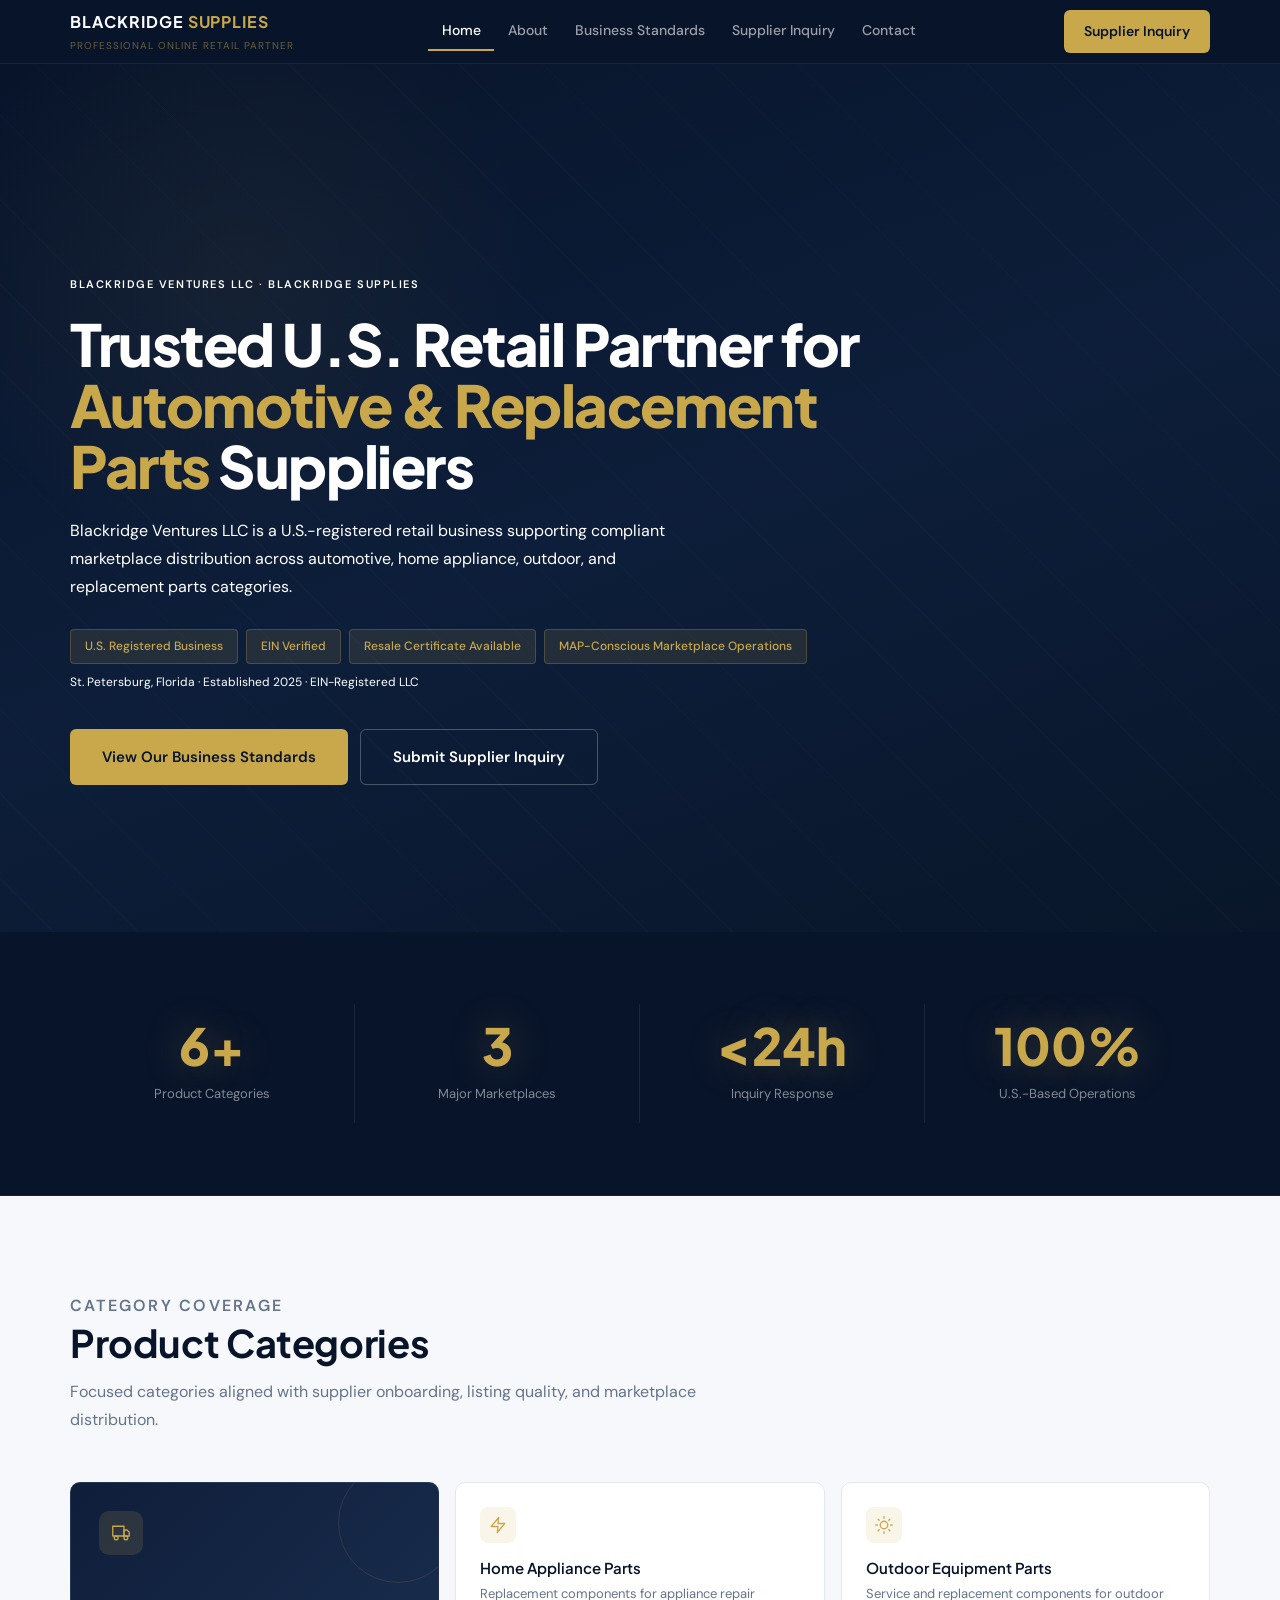
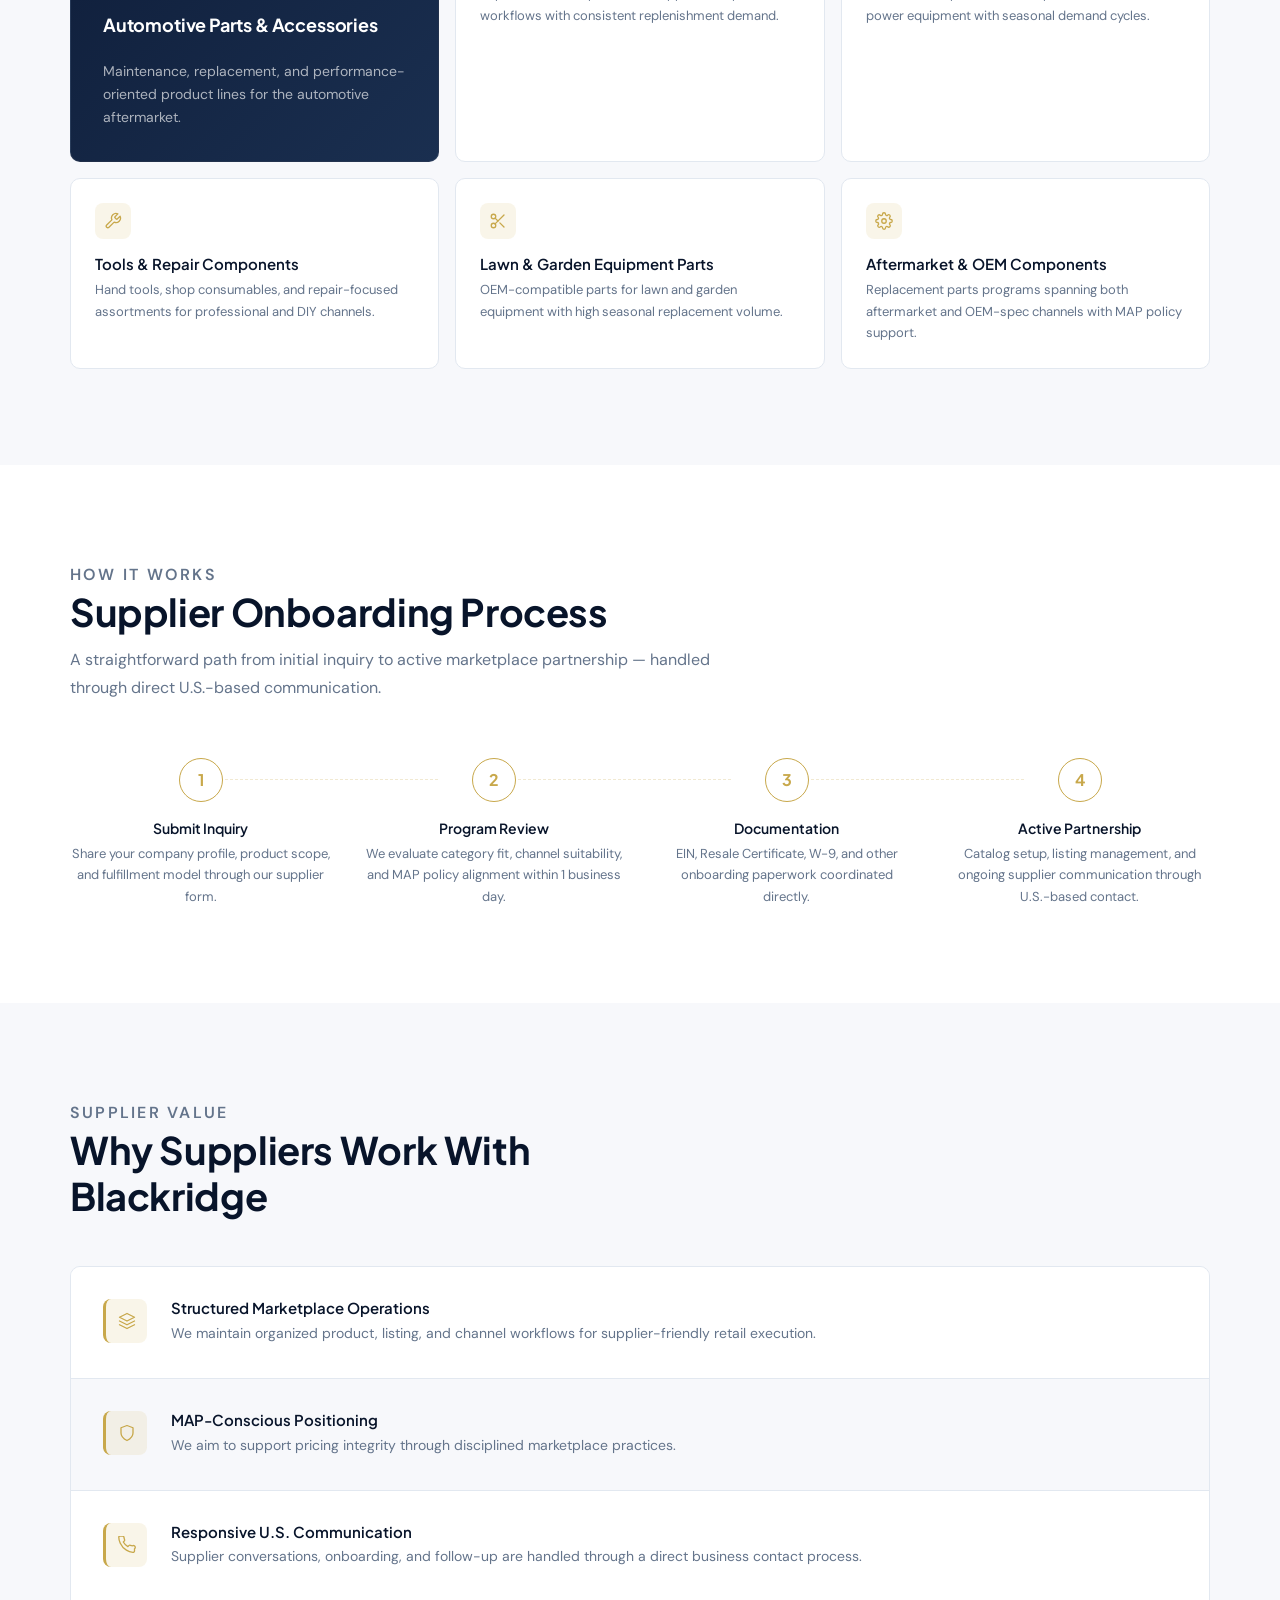
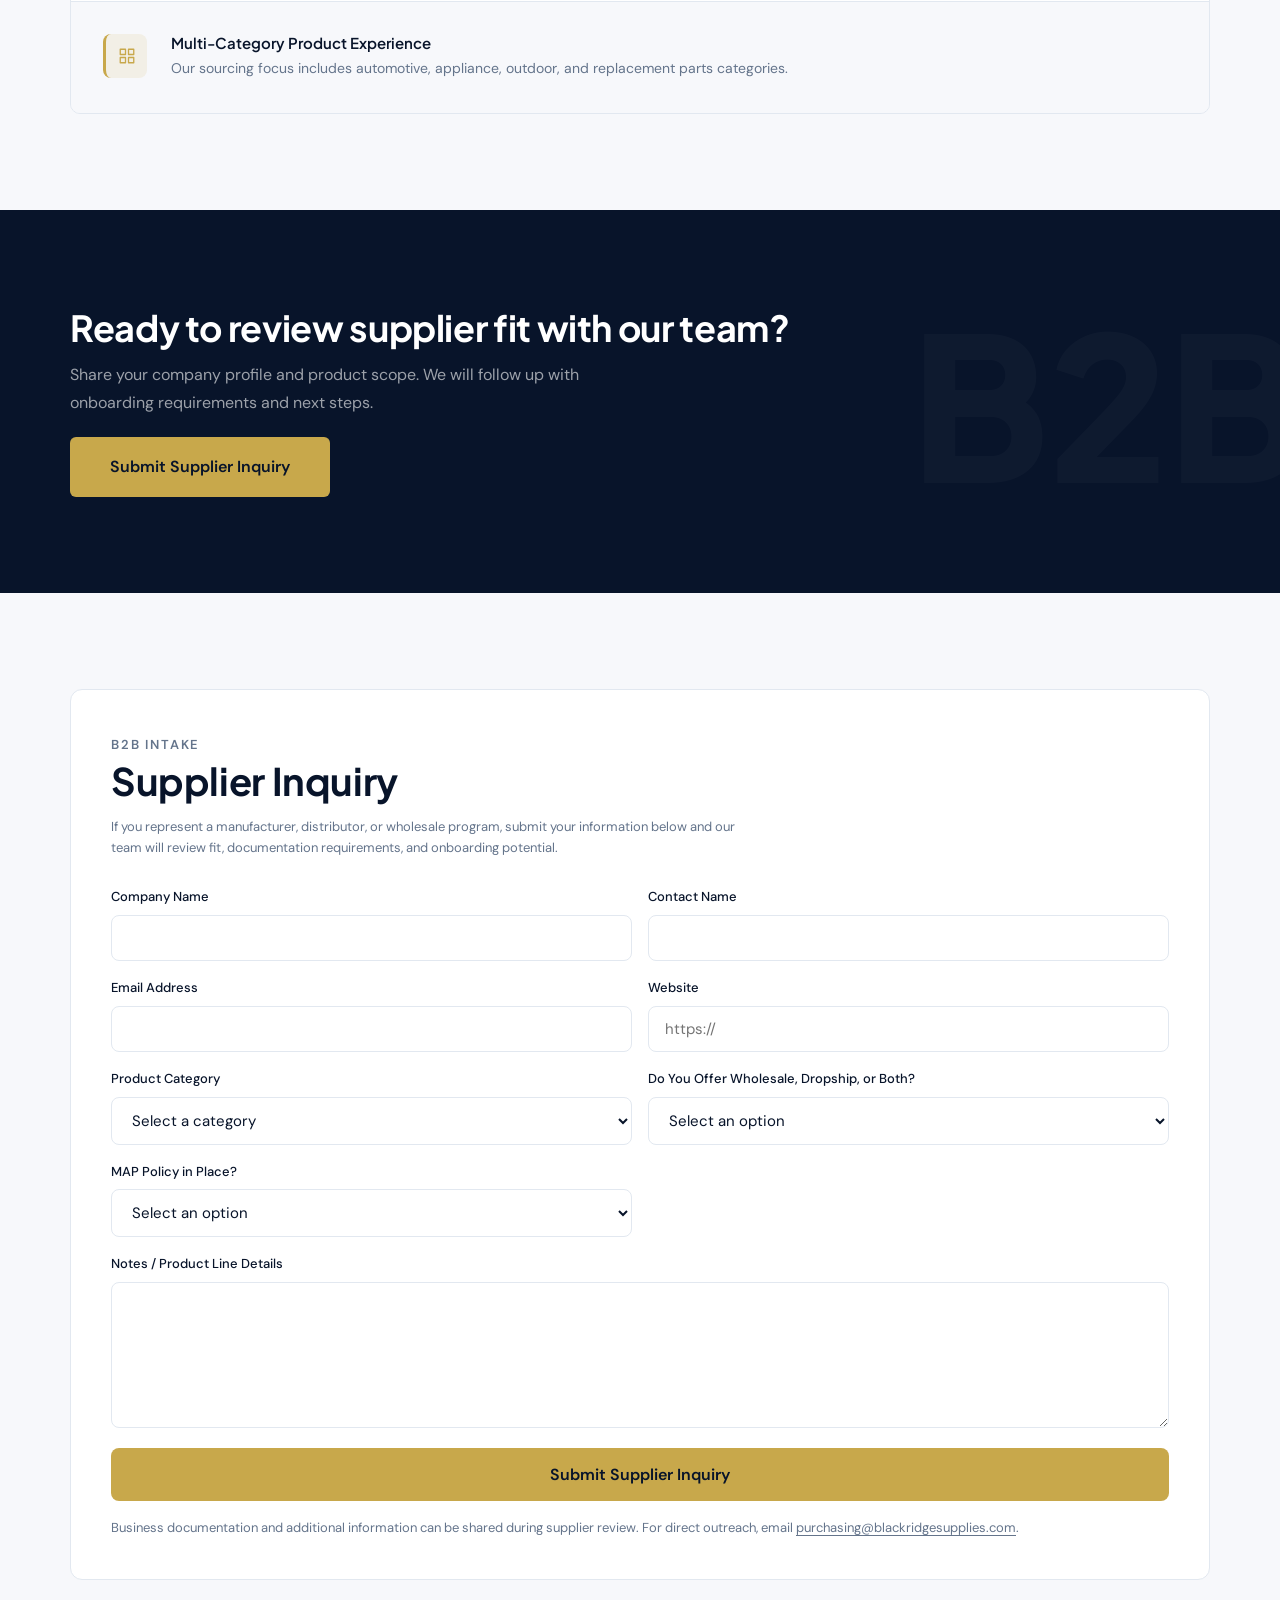
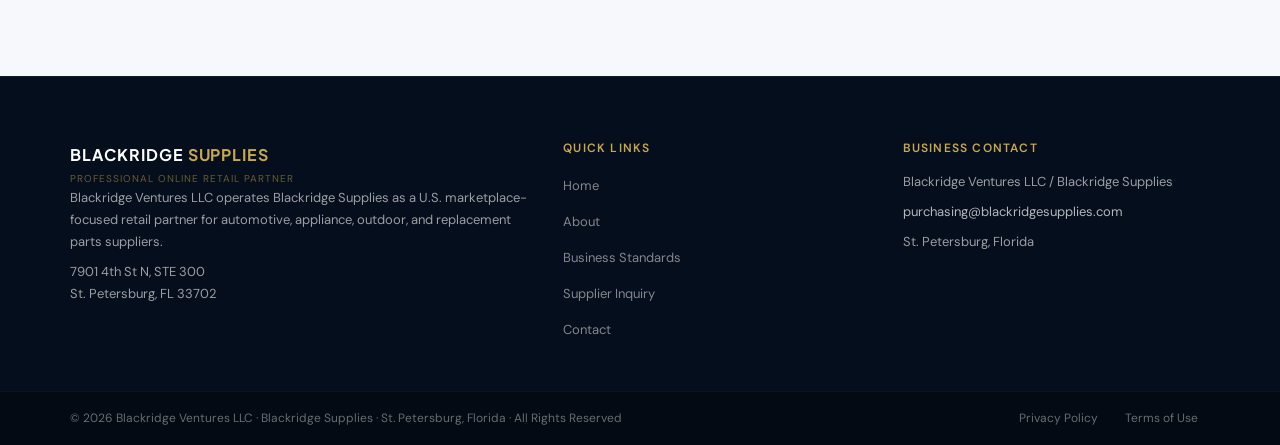
<file: index.html>
<!DOCTYPE html>
<html lang="en">
<head>
  <meta charset="UTF-8">
  <meta name="viewport" content="width=device-width, initial-scale=1.0">
  <title>Blackridge Supplies | Supplier Partnerships</title>
  <meta name="description" content="Blackridge Ventures LLC is a U.S.-registered retail business and marketplace partner for automotive, appliance, outdoor, and replacement parts suppliers.">
  <meta name="theme-color" content="#08142A">
  <meta property="og:type" content="website">
  <meta property="og:title" content="Blackridge Supplies | Supplier Partnerships">
  <meta property="og:description" content="Blackridge Ventures LLC is a U.S.-registered retail business and marketplace partner for automotive, appliance, outdoor, and replacement parts suppliers.">
  <meta property="og:url" content="https://blackridgesupplies.com/">
  <meta property="og:image" content="https://blackridgesupplies.com/og-image.png">
  <meta name="twitter:card" content="summary">
  <meta name="twitter:title" content="Blackridge Supplies | Supplier Partnerships">
  <meta name="twitter:description" content="Blackridge Ventures LLC is a U.S.-registered retail business and marketplace partner for automotive, appliance, outdoor, and replacement parts suppliers.">
  <meta name="twitter:image" content="https://blackridgesupplies.com/og-image.png">
  <link rel="canonical" href="https://blackridgesupplies.com/">
  <link rel="icon" type="image/svg+xml" href="favicon.svg">
  <link rel="preconnect" href="https://fonts.googleapis.com">
  <link rel="preconnect" href="https://fonts.gstatic.com" crossorigin>
  <link href="https://fonts.googleapis.com/css2?family=Plus+Jakarta+Sans:wght@600;700;800&family=DM+Sans:wght@400;500&display=swap" rel="stylesheet">
  <link rel="stylesheet" href="css/styles.css">
</head>
<body>
  <header class="site-header">
    <div class="container nav-wrap">
      <a class="logo" href="index.html" aria-label="Blackridge Supplies Home">
        <span class="logo-main">BLACKRIDGE <span class="logo-accent">SUPPLIES</span></span>
        <span class="logo-subtitle">Professional Online Retail Partner</span>
      </a>
      <nav class="main-nav" aria-label="Primary">
        <ul>
          <li><a class="active" href="index.html">Home</a></li>
          <li><a href="about.html">About</a></li>
          <li><a href="#business-standards">Business Standards</a></li>
          <li><a href="#supplier-inquiry">Supplier Inquiry</a></li>
          <li><a href="contact.html">Contact</a></li>
        </ul>
      </nav>
      <a class="btn btn-gold inquiry-btn" href="#supplier-inquiry">Supplier Inquiry</a>
      <button class="mobile-nav-toggle" type="button" aria-expanded="false" aria-label="Open navigation menu" aria-controls="mobile-menu">
        <span></span>
        <span></span>
        <span></span>
      </button>
    </div>
    <div class="container mobile-menu-wrap">
      <nav id="mobile-menu" class="mobile-menu" aria-label="Mobile Navigation" hidden>
        <ul>
          <li><a href="index.html">Home</a></li>
          <li><a href="about.html">About</a></li>
          <li><a href="#business-standards">Business Standards</a></li>
          <li><a href="#supplier-inquiry">Supplier Inquiry</a></li>
          <li><a href="contact.html">Contact</a></li>
        </ul>
        <a class="btn btn-gold mobile-menu-cta" href="#supplier-inquiry">Submit Supplier Inquiry</a>
      </nav>
    </div>
  </header>

  <main>
    <section class="hero hero-home">
      <div class="hero-glow" aria-hidden="true"></div>
      <div class="container">
        <p class="eyebrow">Blackridge Ventures LLC &middot; Blackridge Supplies</p>
        <h1>Trusted U.S. Retail Partner for <span class="text-gold">Automotive &amp; Replacement Parts</span> Suppliers</h1>
        <p class="hero-subheadline">
          Blackridge Ventures LLC is a U.S.-registered retail business supporting compliant marketplace distribution across automotive, home appliance, outdoor, and replacement parts categories.
        </p>
        <ul class="trust-pills" aria-label="Business trust signals">
          <li>U.S. Registered Business</li>
          <li>EIN Verified</li>
          <li>Resale Certificate Available</li>
          <li>MAP-Conscious Marketplace Operations</li>
        </ul>
        <p class="hero-location">St. Petersburg, Florida &middot; Established 2025 &middot; EIN-Registered LLC</p>
        <div class="hero-actions">
          <a class="btn btn-gold" href="#business-standards">View Our Business Standards</a>
          <a class="btn btn-light" href="#supplier-inquiry">Submit Supplier Inquiry</a>
        </div>
      </div>
    </section>

    <section class="stats-block">
      <div class="container">
        <div class="stats-grid">
          <div class="stat-item">
            <span class="stat-number">6+</span>
            <span class="stat-label">Product Categories</span>
          </div>
          <div class="stat-item">
            <span class="stat-number">3</span>
            <span class="stat-label">Major Marketplaces</span>
          </div>
          <div class="stat-item">
            <span class="stat-number">&lt;24h</span>
            <span class="stat-label">Inquiry Response</span>
          </div>
          <div class="stat-item">
            <span class="stat-number">100%</span>
            <span class="stat-label">U.S.-Based Operations</span>
          </div>
        </div>
      </div>
    </section>

    <section class="section section-muted">
      <div class="container">
        <div class="section-heading">
          <p class="section-tag">Category Coverage</p>
          <h2>Product Categories</h2>
          <p>Focused categories aligned with supplier onboarding, listing quality, and marketplace distribution.</p>
        </div>
        <div class="category-editorial">
          <article class="category-featured">
            <div class="card-icon" aria-hidden="true"><svg viewBox="0 0 24 24"><rect x="1" y="3" width="15" height="13"/><polygon points="16 8 20 8 23 11 23 16 16 16 16 8"/><circle cx="5.5" cy="18.5" r="2.5"/><circle cx="18.5" cy="18.5" r="2.5"/></svg></div>
            <h3>Automotive Parts &amp; Accessories</h3>
            <p>Maintenance, replacement, and performance-oriented product lines for the automotive aftermarket.</p>
          </article>
          <article class="card category-card">
            <div class="card-icon" aria-hidden="true"><svg viewBox="0 0 24 24"><polygon points="13 2 3 14 12 14 11 22 21 10 12 10 13 2"/></svg></div>
            <h3>Home Appliance Parts</h3>
            <p>Replacement components for appliance repair workflows with consistent replenishment demand.</p>
          </article>
          <article class="card category-card">
            <div class="card-icon" aria-hidden="true"><svg viewBox="0 0 24 24"><circle cx="12" cy="12" r="5"/><line x1="12" y1="1" x2="12" y2="3"/><line x1="12" y1="21" x2="12" y2="23"/><line x1="4.22" y1="4.22" x2="5.64" y2="5.64"/><line x1="18.36" y1="18.36" x2="19.78" y2="19.78"/><line x1="1" y1="12" x2="3" y2="12"/><line x1="21" y1="12" x2="23" y2="12"/><line x1="4.22" y1="19.78" x2="5.64" y2="18.36"/><line x1="18.36" y1="5.64" x2="19.78" y2="4.22"/></svg></div>
            <h3>Outdoor Equipment Parts</h3>
            <p>Service and replacement components for outdoor power equipment with seasonal demand cycles.</p>
          </article>
          <article class="card category-card">
            <div class="card-icon" aria-hidden="true"><svg viewBox="0 0 24 24"><path d="M14.7 6.3a1 1 0 000 1.4l1.6 1.6a1 1 0 001.4 0l3.77-3.77a6 6 0 01-7.94 7.94l-6.91 6.91a2.12 2.12 0 01-3-3l6.91-6.91a6 6 0 017.94-7.94l-3.76 3.76z"/></svg></div>
            <h3>Tools &amp; Repair Components</h3>
            <p>Hand tools, shop consumables, and repair-focused assortments for professional and DIY channels.</p>
          </article>
          <article class="card category-card">
            <div class="card-icon" aria-hidden="true"><svg viewBox="0 0 24 24"><circle cx="6" cy="6" r="3"/><circle cx="6" cy="18" r="3"/><line x1="20" y1="4" x2="8.12" y2="15.88"/><line x1="14.47" y1="14.48" x2="20" y2="20"/><line x1="8.12" y1="8.12" x2="12" y2="12"/></svg></div>
            <h3>Lawn &amp; Garden Equipment Parts</h3>
            <p>OEM-compatible parts for lawn and garden equipment with high seasonal replacement volume.</p>
          </article>
          <article class="card category-card">
            <div class="card-icon" aria-hidden="true"><svg viewBox="0 0 24 24"><circle cx="12" cy="12" r="3"/><path d="M19.4 15a1.65 1.65 0 00.33 1.82l.06.06a2 2 0 010 2.83 2 2 0 01-2.83 0l-.06-.06a1.65 1.65 0 00-1.82-.33 1.65 1.65 0 00-1 1.51V21a2 2 0 01-4 0v-.09A1.65 1.65 0 009 19.4a1.65 1.65 0 00-1.82.33l-.06.06a2 2 0 01-2.83-2.83l.06-.06A1.65 1.65 0 004.68 15a1.65 1.65 0 00-1.51-1H3a2 2 0 010-4h.09A1.65 1.65 0 004.6 9a1.65 1.65 0 00-.33-1.82l-.06-.06a2 2 0 012.83-2.83l.06.06A1.65 1.65 0 009 4.68a1.65 1.65 0 001-1.51V3a2 2 0 014 0v.09a1.65 1.65 0 001 1.51 1.65 1.65 0 001.82-.33l.06-.06a2 2 0 012.83 2.83l-.06.06A1.65 1.65 0 0019.4 9a1.65 1.65 0 001.51 1H21a2 2 0 010 4h-.09a1.65 1.65 0 00-1.51 1z"/></svg></div>
            <h3>Aftermarket &amp; OEM Components</h3>
            <p>Replacement parts programs spanning both aftermarket and OEM-spec channels with MAP policy support.</p>
          </article>
        </div>
      </div>
    </section>

    <section class="section" id="business-standards">
      <div class="container">
        <div class="section-heading">
          <p class="section-tag">How It Works</p>
          <h2>Supplier Onboarding Process</h2>
          <p>A straightforward path from initial inquiry to active marketplace partnership — handled through direct U.S.-based communication.</p>
        </div>
        <div class="process-flow">
          <div class="process-step">
            <div class="process-num">1</div>
            <h3>Submit Inquiry</h3>
            <p>Share your company profile, product scope, and fulfillment model through our supplier form.</p>
          </div>
          <div class="process-step">
            <div class="process-num">2</div>
            <h3>Program Review</h3>
            <p>We evaluate category fit, channel suitability, and MAP policy alignment within 1 business day.</p>
          </div>
          <div class="process-step">
            <div class="process-num">3</div>
            <h3>Documentation</h3>
            <p>EIN, Resale Certificate, W-9, and other onboarding paperwork coordinated directly.</p>
          </div>
          <div class="process-step">
            <div class="process-num">4</div>
            <h3>Active Partnership</h3>
            <p>Catalog setup, listing management, and ongoing supplier communication through U.S.-based contact.</p>
          </div>
        </div>
      </div>
    </section>

    <section class="section section-muted">
      <div class="container">
        <div class="section-heading">
          <p class="section-tag">Supplier Value</p>
          <h2>Why Suppliers Work With Blackridge</h2>
        </div>
        <div class="feature-rows">
          <div class="feature-row">
            <div class="feature-icon" aria-hidden="true"><svg viewBox="0 0 24 24"><polygon points="12 2 2 7 12 12 22 7 12 2"/><polyline points="2 17 12 22 22 17"/><polyline points="2 12 12 17 22 12"/></svg></div>
            <div class="feature-content">
              <h3>Structured Marketplace Operations</h3>
              <p>We maintain organized product, listing, and channel workflows for supplier-friendly retail execution.</p>
            </div>
          </div>
          <div class="feature-row">
            <div class="feature-icon" aria-hidden="true"><svg viewBox="0 0 24 24"><path d="M12 22s8-4 8-10V5l-8-3-8 3v7c0 6 8 10 8 10z"/></svg></div>
            <div class="feature-content">
              <h3>MAP-Conscious Positioning</h3>
              <p>We aim to support pricing integrity through disciplined marketplace practices.</p>
            </div>
          </div>
          <div class="feature-row">
            <div class="feature-icon" aria-hidden="true"><svg viewBox="0 0 24 24"><path d="M22 16.92v3a2 2 0 01-2.18 2 19.79 19.79 0 01-8.63-3.07A19.5 19.5 0 013.07 9.8 19.79 19.79 0 01.99 1.17 2 2 0 013 .19h3a2 2 0 012 1.72c.127.96.361 1.903.7 2.81a2 2 0 01-.45 2.11L7.09 8a16 16 0 006.09 6.09l1.27-1.27a2 2 0 012.11-.45c.907.339 1.85.573 2.81.7A2 2 0 0122 16.92z"/></svg></div>
            <div class="feature-content">
              <h3>Responsive U.S. Communication</h3>
              <p>Supplier conversations, onboarding, and follow-up are handled through a direct business contact process.</p>
            </div>
          </div>
          <div class="feature-row">
            <div class="feature-icon" aria-hidden="true"><svg viewBox="0 0 24 24"><rect x="3" y="3" width="7" height="7"/><rect x="14" y="3" width="7" height="7"/><rect x="14" y="14" width="7" height="7"/><rect x="3" y="14" width="7" height="7"/></svg></div>
            <div class="feature-content">
              <h3>Multi-Category Product Experience</h3>
              <p>Our sourcing focus includes automotive, appliance, outdoor, and replacement parts categories.</p>
            </div>
          </div>
        </div>
      </div>
    </section>

    <section class="cta-banner">
      <div class="cta-decorative" aria-hidden="true">B2B</div>
      <div class="container cta-inner">
        <h2>Ready to review supplier fit with our team?</h2>
        <p>Share your company profile and product scope. We will follow up with onboarding requirements and next steps.</p>
        <a class="btn btn-gold" href="#supplier-inquiry">Submit Supplier Inquiry</a>
      </div>
    </section>

    <section class="section section-muted" id="supplier-inquiry">
      <div class="container">
        <div class="form-wrap card">
          <div class="section-heading">
            <p class="section-tag">B2B Intake</p>
            <h2>Supplier Inquiry</h2>
            <p>If you represent a manufacturer, distributor, or wholesale program, submit your information below and our team will review fit, documentation requirements, and onboarding potential.</p>
          </div>
          <form name="supplier-inquiry" netlify method="POST" class="contact-form">
            <input type="hidden" name="form-name" value="supplier-inquiry">
            <div class="form-grid">
              <div class="field-group">
                <label for="company-name">Company Name</label>
                <input id="company-name" name="company_name" type="text" required>
              </div>
              <div class="field-group">
                <label for="contact-name">Contact Name</label>
                <input id="contact-name" name="contact_name" type="text" required>
              </div>
              <div class="field-group">
                <label for="email">Email Address</label>
                <input id="email" name="email" type="email" required>
              </div>
              <div class="field-group">
                <label for="website">Website</label>
                <input id="website" name="website" type="url" placeholder="https://">
              </div>
              <div class="field-group">
                <label for="product-category">Product Category</label>
                <select id="product-category" name="product_category" required>
                  <option value="">Select a category</option>
                  <option value="automotive-parts">Automotive Parts &amp; Accessories</option>
                  <option value="home-appliance-parts">Home Appliance Parts</option>
                  <option value="outdoor-equipment-parts">Outdoor Equipment Parts</option>
                  <option value="tools-repair-components">Tools &amp; Repair Components</option>
                  <option value="multi-category">Multi-Category Product Program</option>
                </select>
              </div>
              <div class="field-group">
                <label for="model">Do You Offer Wholesale, Dropship, or Both?</label>
                <select id="model" name="fulfillment_model" required>
                  <option value="">Select an option</option>
                  <option value="wholesale">Wholesale</option>
                  <option value="dropship">Dropship</option>
                  <option value="both">Both</option>
                </select>
              </div>
              <div class="field-group">
                <label for="map-policy">MAP Policy in Place?</label>
                <select id="map-policy" name="map_policy" required>
                  <option value="">Select an option</option>
                  <option value="yes">Yes</option>
                  <option value="no">No</option>
                  <option value="varies">Varies by product line</option>
                </select>
              </div>
              <div class="field-group field-full">
                <label for="notes">Notes / Product Line Details</label>
                <textarea id="notes" name="notes" rows="6" required></textarea>
              </div>
            </div>
            <button class="btn btn-gold" type="submit">Submit Supplier Inquiry</button>
          </form>
          <p class="form-note">Business documentation and additional information can be shared during supplier review. For direct outreach, email <a href="mailto:purchasing@blackridgesupplies.com">purchasing@blackridgesupplies.com</a>.</p>
        </div>
      </div>
    </section>
  </main>

  <footer class="site-footer">
    <div class="container footer-top">
      <div>
        <a class="logo footer-logo" href="index.html">
          <span class="logo-main">BLACKRIDGE <span class="logo-accent">SUPPLIES</span></span>
          <span class="logo-subtitle">Professional Online Retail Partner</span>
        </a>
        <p class="footer-text">Blackridge Ventures LLC operates Blackridge Supplies as a U.S. marketplace-focused retail partner for automotive, appliance, outdoor, and replacement parts suppliers.</p>
        <p class="footer-text">7901 4th St N, STE 300<br>St. Petersburg, FL 33702</p>
      </div>
      <div>
        <h3 class="footer-title">Quick Links</h3>
        <ul class="footer-links">
          <li><a href="index.html">Home</a></li>
          <li><a href="about.html">About</a></li>
          <li><a href="#business-standards">Business Standards</a></li>
          <li><a href="#supplier-inquiry">Supplier Inquiry</a></li>
          <li><a href="contact.html">Contact</a></li>
        </ul>
      </div>
      <div>
        <h3 class="footer-title">Business Contact</h3>
        <p class="footer-text">Blackridge Ventures LLC / Blackridge Supplies</p>
        <p class="footer-text"><a href="mailto:purchasing@blackridgesupplies.com">purchasing@blackridgesupplies.com</a></p>
        <p class="footer-text">St. Petersburg, Florida</p>
      </div>
    </div>
    <div class="footer-bottom">
      <div class="container footer-bottom-inner">
        <span>&copy; <span id="year"></span> Blackridge Ventures LLC &middot; Blackridge Supplies &middot; St. Petersburg, Florida &middot; All Rights Reserved</span>
        <span class="footer-legal-links">
          <a href="privacy.html">Privacy Policy</a>
          <a href="terms.html">Terms of Use</a>
        </span>
      </div>
    </div>
  </footer>
  <script>
    document.getElementById('year').textContent = new Date().getFullYear();
  </script>
  <script>
    (function () {
      var forms = document.querySelectorAll(".contact-form");
      forms.forEach(function (form) {
        form.addEventListener("submit", function (e) {
          e.preventDefault();
          var btn = form.querySelector('[type="submit"]');
          if (!btn) return;
          btn.disabled = true;
          btn.textContent = "Sending\u2026";

          setTimeout(function () {
            var wrap = form.closest(".form-wrap") || form.parentElement;
            var successHtml =
              '<div class="form-success" role="alert" aria-live="assertive">' +
              '<div class="form-success-icon"><svg viewBox="0 0 24 24" aria-hidden="true"><polyline points="20 6 9 17 4 12"/></svg></div>' +
              '<p class="form-success-title">Inquiry Received</p>' +
              '<p>Thank you for submitting your information. Our team will review your inquiry and follow up within 1 business day.</p>' +
              '<p>For direct contact: <a href="mailto:purchasing@blackridgesupplies.com">purchasing@blackridgesupplies.com</a></p>' +
              '</div>';
            form.outerHTML = successHtml;
          }, 900);
        });
      });
    })();

    (function () {
      var header = document.querySelector(".site-header");
      if (!header) return;

      var toggle = header.querySelector(".mobile-nav-toggle");
      var menu = header.querySelector(".mobile-menu");
      if (!toggle || !menu) return;

      function closeMenu() {
        toggle.setAttribute("aria-expanded", "false");
        toggle.setAttribute("aria-label", "Open navigation menu");
        toggle.classList.remove("is-open");
        menu.classList.remove("is-open");
        menu.hidden = true;
      }

      function openMenu() {
        toggle.setAttribute("aria-expanded", "true");
        toggle.setAttribute("aria-label", "Close navigation menu");
        toggle.classList.add("is-open");
        menu.hidden = false;
        requestAnimationFrame(function () {
          menu.classList.add("is-open");
        });
      }

      toggle.addEventListener("click", function (event) {
        event.stopPropagation();
        var isExpanded = toggle.getAttribute("aria-expanded") === "true";
        if (isExpanded) {
          closeMenu();
        } else {
          openMenu();
        }
      });

      menu.querySelectorAll("a").forEach(function (link) {
        link.addEventListener("click", closeMenu);
      });

      document.addEventListener("click", function (event) {
        if (toggle.getAttribute("aria-expanded") === "true" && !header.contains(event.target)) {
          closeMenu();
        }
      });

      document.addEventListener("keydown", function (event) {
        if (event.key === "Escape") closeMenu();
      });

      window.addEventListener("resize", function () {
        if (!window.matchMedia("(max-width: 768px)").matches) closeMenu();
      });
    })();
  </script>
</body>
</html>
</file>
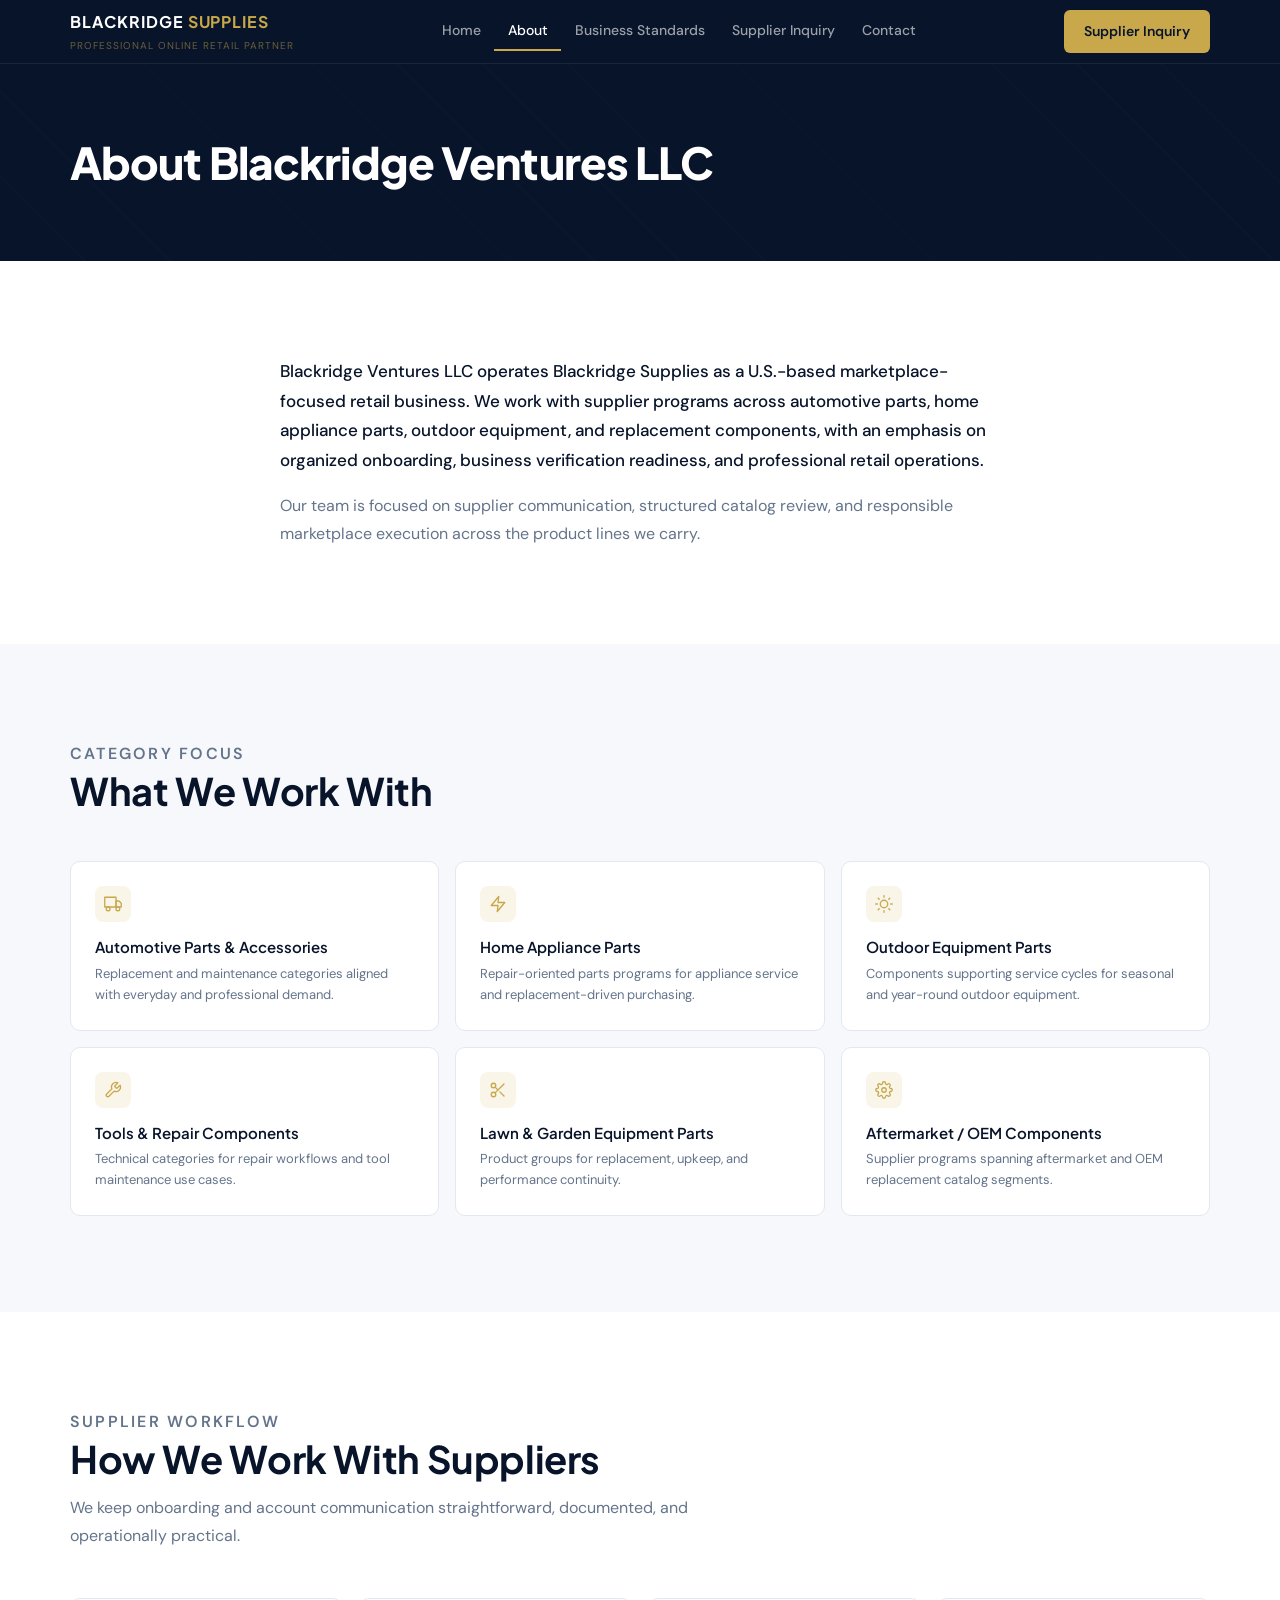
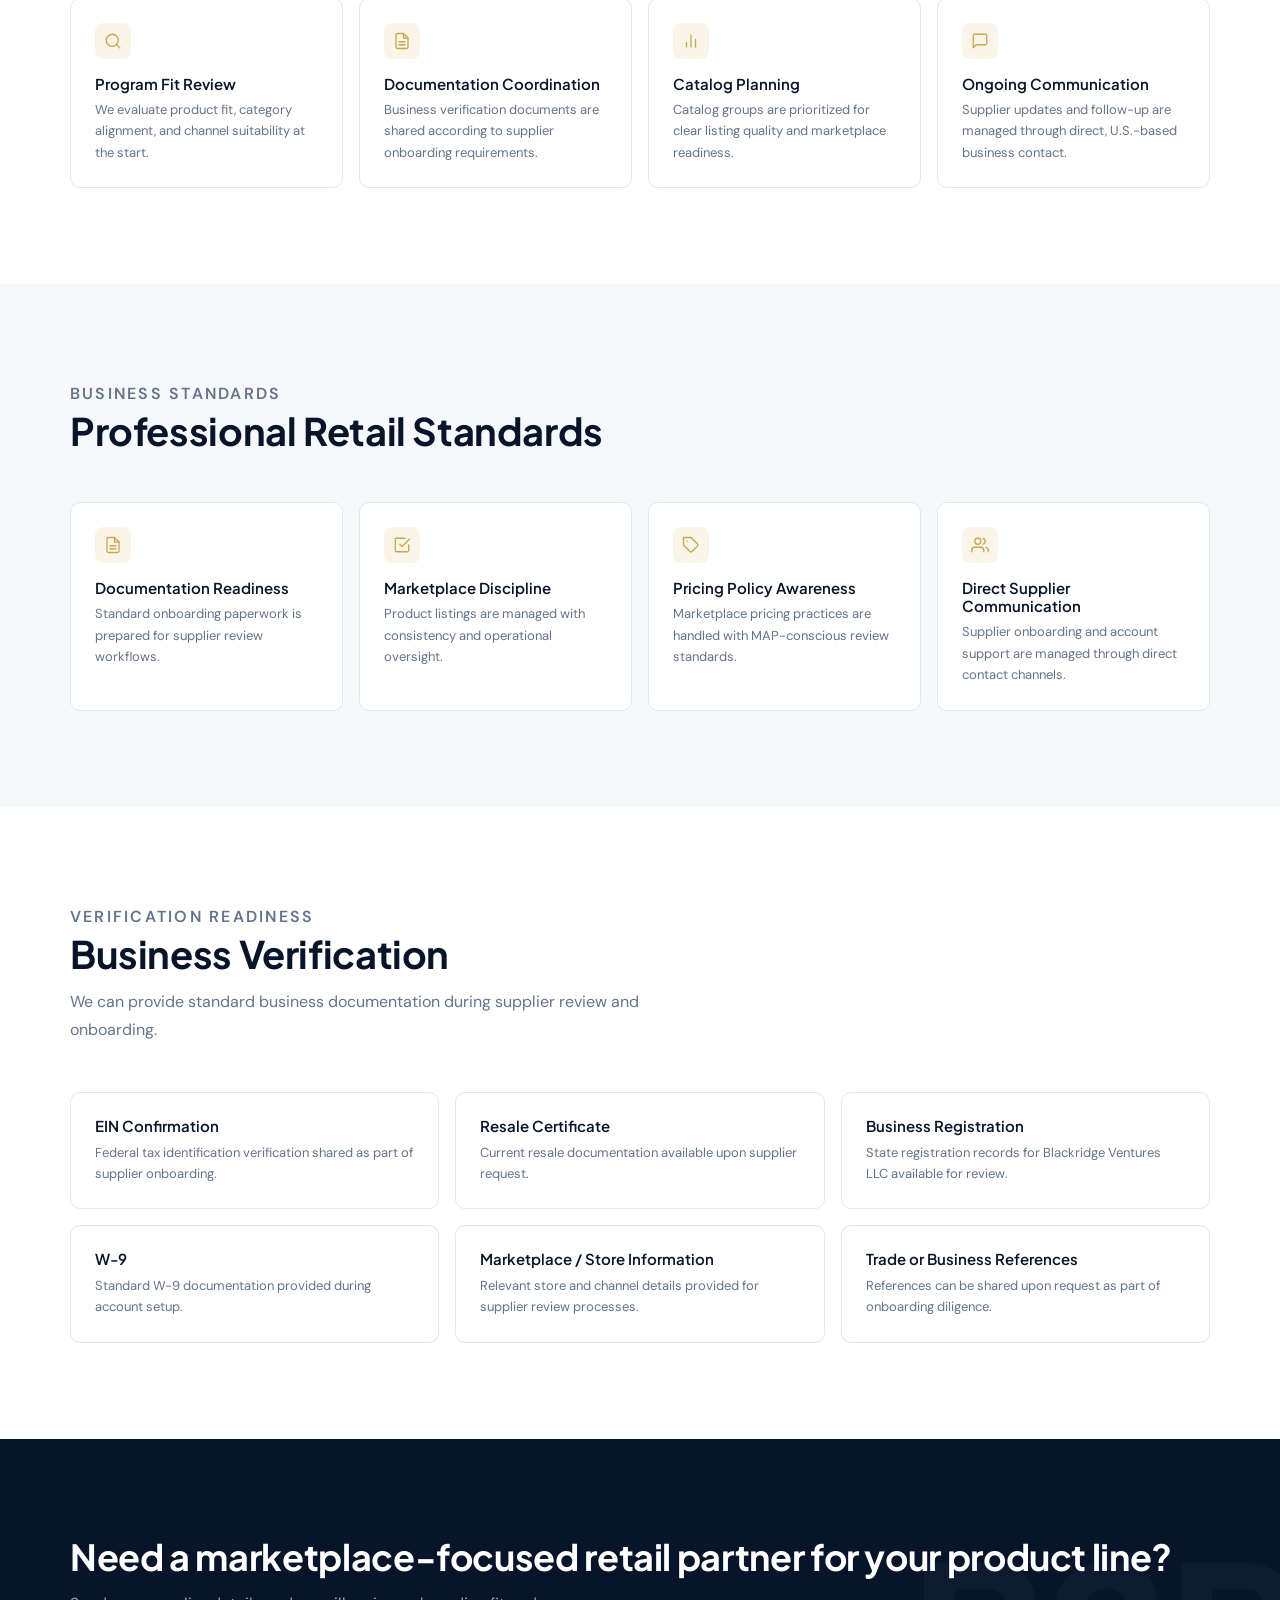
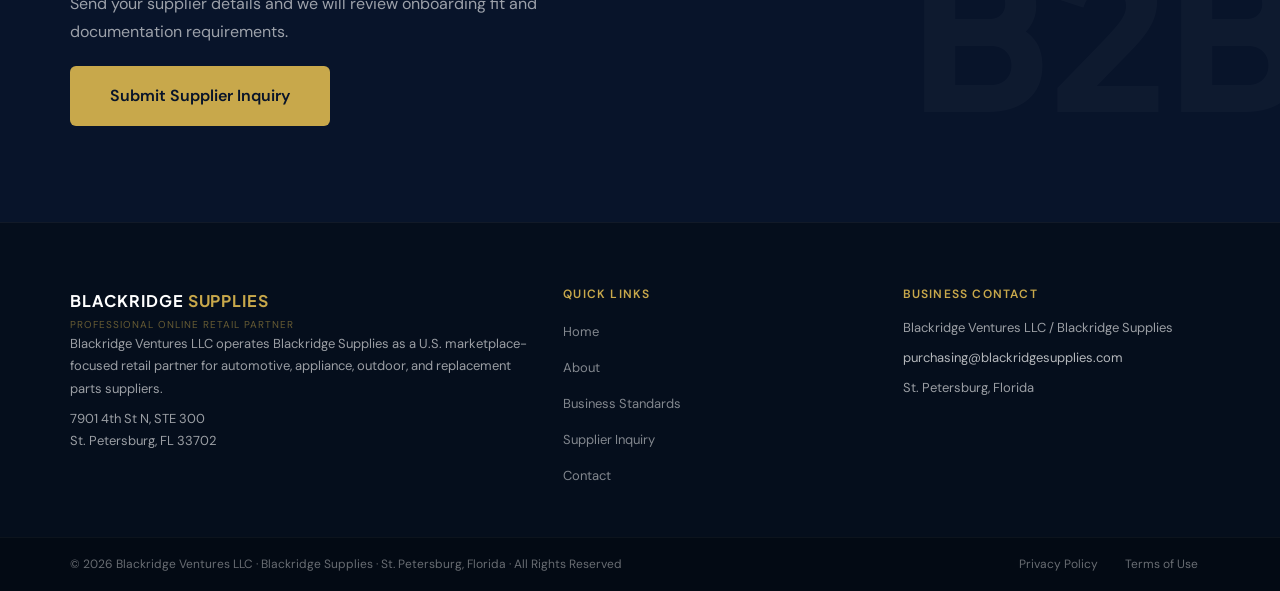
<file: about.html>
<!DOCTYPE html>
<html lang="en">
<head>
  <meta charset="UTF-8">
  <meta name="viewport" content="width=device-width, initial-scale=1.0">
  <title>About | Blackridge Ventures LLC</title>
  <meta name="description" content="Learn about Blackridge Ventures LLC — a U.S.-based marketplace-focused retail business partnering with automotive, appliance, and outdoor equipment suppliers.">
  <meta name="theme-color" content="#08142A">
  <meta property="og:type" content="website">
  <meta property="og:title" content="About | Blackridge Ventures LLC">
  <meta property="og:description" content="Learn about Blackridge Ventures LLC — a U.S.-based marketplace-focused retail business partnering with automotive, appliance, and outdoor equipment suppliers.">
  <meta property="og:url" content="https://blackridgesupplies.com/about.html">
  <meta property="og:image" content="https://blackridgesupplies.com/og-image.png">
  <meta name="twitter:card" content="summary">
  <meta name="twitter:title" content="About | Blackridge Ventures LLC">
  <meta name="twitter:description" content="Learn about Blackridge Ventures LLC — a U.S.-based marketplace-focused retail business partnering with automotive, appliance, and outdoor equipment suppliers.">
  <meta name="twitter:image" content="https://blackridgesupplies.com/og-image.png">
  <link rel="canonical" href="https://blackridgesupplies.com/about.html">
  <link rel="icon" type="image/svg+xml" href="favicon.svg">
  <link rel="preconnect" href="https://fonts.googleapis.com">
  <link rel="preconnect" href="https://fonts.gstatic.com" crossorigin>
  <link href="https://fonts.googleapis.com/css2?family=Plus+Jakarta+Sans:wght@600;700;800&family=DM+Sans:wght@400;500&display=swap" rel="stylesheet">
  <link rel="stylesheet" href="css/styles.css">
</head>
<body>
  <header class="site-header">
    <div class="container nav-wrap">
      <a class="logo" href="index.html" aria-label="Blackridge Supplies Home">
        <span class="logo-main">BLACKRIDGE <span class="logo-accent">SUPPLIES</span></span>
        <span class="logo-subtitle">Professional Online Retail Partner</span>
      </a>
      <nav class="main-nav" aria-label="Primary">
        <ul>
          <li><a href="index.html">Home</a></li>
          <li><a class="active" href="about.html">About</a></li>
          <li><a href="index.html#business-standards">Business Standards</a></li>
          <li><a href="index.html#supplier-inquiry">Supplier Inquiry</a></li>
          <li><a href="contact.html">Contact</a></li>
        </ul>
      </nav>
      <a class="btn btn-gold inquiry-btn" href="index.html#supplier-inquiry">Supplier Inquiry</a>
      <button class="mobile-nav-toggle" type="button" aria-expanded="false" aria-label="Open navigation menu" aria-controls="mobile-menu">
        <span></span>
        <span></span>
        <span></span>
      </button>
    </div>
    <div class="container mobile-menu-wrap">
      <nav id="mobile-menu" class="mobile-menu" aria-label="Mobile Navigation" hidden>
        <ul>
          <li><a href="index.html">Home</a></li>
          <li><a href="about.html">About</a></li>
          <li><a href="index.html#business-standards">Business Standards</a></li>
          <li><a href="index.html#supplier-inquiry">Supplier Inquiry</a></li>
          <li><a href="contact.html">Contact</a></li>
        </ul>
        <a class="btn btn-gold mobile-menu-cta" href="index.html#supplier-inquiry">Submit Supplier Inquiry</a>
      </nav>
    </div>
  </header>

  <main>
    <section class="page-hero">
      <div class="container">
        <h1>About Blackridge Ventures LLC</h1>
      </div>
    </section>

    <section class="section">
      <div class="container narrow-content">
        <p class="lead">
          Blackridge Ventures LLC operates Blackridge Supplies as a U.S.-based marketplace-focused retail business. We work with supplier programs across automotive parts, home appliance parts, outdoor equipment, and replacement components, with an emphasis on organized onboarding, business verification readiness, and professional retail operations.
        </p>
        <p class="lead-support">
          Our team is focused on supplier communication, structured catalog review, and responsible marketplace execution across the product lines we carry.
        </p>
      </div>
    </section>

    <section class="section section-muted">
      <div class="container">
        <div class="section-heading">
          <p class="section-tag">Category Focus</p>
          <h2>What We Work With</h2>
        </div>
        <div class="card-grid category-grid">
          <article class="card category-card">
            <div class="card-icon" aria-hidden="true"><svg viewBox="0 0 24 24"><rect x="1" y="3" width="15" height="13"/><polygon points="16 8 20 8 23 11 23 16 16 16 16 8"/><circle cx="5.5" cy="18.5" r="2.5"/><circle cx="18.5" cy="18.5" r="2.5"/></svg></div>
            <h3>Automotive Parts &amp; Accessories</h3>
            <p>Replacement and maintenance categories aligned with everyday and professional demand.</p>
          </article>
          <article class="card category-card">
            <div class="card-icon" aria-hidden="true"><svg viewBox="0 0 24 24"><polygon points="13 2 3 14 12 14 11 22 21 10 12 10 13 2"/></svg></div>
            <h3>Home Appliance Parts</h3>
            <p>Repair-oriented parts programs for appliance service and replacement-driven purchasing.</p>
          </article>
          <article class="card category-card">
            <div class="card-icon" aria-hidden="true"><svg viewBox="0 0 24 24"><circle cx="12" cy="12" r="5"/><line x1="12" y1="1" x2="12" y2="3"/><line x1="12" y1="21" x2="12" y2="23"/><line x1="4.22" y1="4.22" x2="5.64" y2="5.64"/><line x1="18.36" y1="18.36" x2="19.78" y2="19.78"/><line x1="1" y1="12" x2="3" y2="12"/><line x1="21" y1="12" x2="23" y2="12"/><line x1="4.22" y1="19.78" x2="5.64" y2="18.36"/><line x1="18.36" y1="5.64" x2="19.78" y2="4.22"/></svg></div>
            <h3>Outdoor Equipment Parts</h3>
            <p>Components supporting service cycles for seasonal and year-round outdoor equipment.</p>
          </article>
          <article class="card category-card">
            <div class="card-icon" aria-hidden="true"><svg viewBox="0 0 24 24"><path d="M14.7 6.3a1 1 0 000 1.4l1.6 1.6a1 1 0 001.4 0l3.77-3.77a6 6 0 01-7.94 7.94l-6.91 6.91a2.12 2.12 0 01-3-3l6.91-6.91a6 6 0 017.94-7.94l-3.76 3.76z"/></svg></div>
            <h3>Tools &amp; Repair Components</h3>
            <p>Technical categories for repair workflows and tool maintenance use cases.</p>
          </article>
          <article class="card category-card">
            <div class="card-icon" aria-hidden="true"><svg viewBox="0 0 24 24"><circle cx="6" cy="6" r="3"/><circle cx="6" cy="18" r="3"/><line x1="20" y1="4" x2="8.12" y2="15.88"/><line x1="14.47" y1="14.48" x2="20" y2="20"/><line x1="8.12" y1="8.12" x2="12" y2="12"/></svg></div>
            <h3>Lawn &amp; Garden Equipment Parts</h3>
            <p>Product groups for replacement, upkeep, and performance continuity.</p>
          </article>
          <article class="card category-card">
            <div class="card-icon" aria-hidden="true"><svg viewBox="0 0 24 24"><circle cx="12" cy="12" r="3"/><path d="M19.4 15a1.65 1.65 0 00.33 1.82l.06.06a2 2 0 010 2.83 2 2 0 01-2.83 0l-.06-.06a1.65 1.65 0 00-1.82-.33 1.65 1.65 0 00-1 1.51V21a2 2 0 01-4 0v-.09A1.65 1.65 0 009 19.4a1.65 1.65 0 00-1.82.33l-.06.06a2 2 0 01-2.83-2.83l.06-.06A1.65 1.65 0 004.68 15a1.65 1.65 0 00-1.51-1H3a2 2 0 010-4h.09A1.65 1.65 0 004.6 9a1.65 1.65 0 00-.33-1.82l-.06-.06a2 2 0 012.83-2.83l.06.06A1.65 1.65 0 009 4.68a1.65 1.65 0 001-1.51V3a2 2 0 014 0v.09a1.65 1.65 0 001 1.51 1.65 1.65 0 001.82-.33l.06-.06a2 2 0 012.83 2.83l-.06.06A1.65 1.65 0 0019.4 9a1.65 1.65 0 001.51 1H21a2 2 0 010 4h-.09a1.65 1.65 0 00-1.51 1z"/></svg></div>
            <h3>Aftermarket / OEM Components</h3>
            <p>Supplier programs spanning aftermarket and OEM replacement catalog segments.</p>
          </article>
        </div>
      </div>
    </section>

    <section class="section">
      <div class="container">
        <div class="section-heading">
          <p class="section-tag">Supplier Workflow</p>
          <h2>How We Work With Suppliers</h2>
          <p>We keep onboarding and account communication straightforward, documented, and operationally practical.</p>
        </div>
        <div class="card-grid value-grid">
          <article class="card value-card">
            <div class="card-icon" aria-hidden="true"><svg viewBox="0 0 24 24"><circle cx="11" cy="11" r="8"/><line x1="21" y1="21" x2="16.65" y2="16.65"/></svg></div>
            <h3>Program Fit Review</h3>
            <p>We evaluate product fit, category alignment, and channel suitability at the start.</p>
          </article>
          <article class="card value-card">
            <div class="card-icon" aria-hidden="true"><svg viewBox="0 0 24 24"><path d="M14 2H6a2 2 0 00-2 2v16a2 2 0 002 2h12a2 2 0 002-2V8z"/><polyline points="14 2 14 8 20 8"/><line x1="16" y1="13" x2="8" y2="13"/><line x1="16" y1="17" x2="8" y2="17"/></svg></div>
            <h3>Documentation Coordination</h3>
            <p>Business verification documents are shared according to supplier onboarding requirements.</p>
          </article>
          <article class="card value-card">
            <div class="card-icon" aria-hidden="true"><svg viewBox="0 0 24 24"><line x1="18" y1="20" x2="18" y2="10"/><line x1="12" y1="20" x2="12" y2="4"/><line x1="6" y1="20" x2="6" y2="14"/></svg></div>
            <h3>Catalog Planning</h3>
            <p>Catalog groups are prioritized for clear listing quality and marketplace readiness.</p>
          </article>
          <article class="card value-card">
            <div class="card-icon" aria-hidden="true"><svg viewBox="0 0 24 24"><path d="M21 15a2 2 0 01-2 2H7l-4 4V5a2 2 0 012-2h14a2 2 0 012 2z"/></svg></div>
            <h3>Ongoing Communication</h3>
            <p>Supplier updates and follow-up are managed through direct, U.S.-based business contact.</p>
          </article>
        </div>
      </div>
    </section>

    <section class="section section-muted">
      <div class="container">
        <div class="section-heading">
          <p class="section-tag">Business Standards</p>
          <h2>Professional Retail Standards</h2>
        </div>
        <div class="card-grid standards-grid">
          <article class="card">
            <div class="card-icon" aria-hidden="true"><svg viewBox="0 0 24 24"><path d="M14 2H6a2 2 0 00-2 2v16a2 2 0 002 2h12a2 2 0 002-2V8z"/><polyline points="14 2 14 8 20 8"/><line x1="16" y1="13" x2="8" y2="13"/><line x1="16" y1="17" x2="8" y2="17"/></svg></div>
            <h3>Documentation Readiness</h3>
            <p>Standard onboarding paperwork is prepared for supplier review workflows.</p>
          </article>
          <article class="card">
            <div class="card-icon" aria-hidden="true"><svg viewBox="0 0 24 24"><polyline points="9 11 12 14 22 4"/><path d="M21 12v7a2 2 0 01-2 2H5a2 2 0 01-2-2V5a2 2 0 012-2h11"/></svg></div>
            <h3>Marketplace Discipline</h3>
            <p>Product listings are managed with consistency and operational oversight.</p>
          </article>
          <article class="card">
            <div class="card-icon" aria-hidden="true"><svg viewBox="0 0 24 24"><path d="M20.59 13.41l-7.17 7.17a2 2 0 01-2.83 0L2 12V2h10l8.59 8.59a2 2 0 010 2.82z"/><line x1="7" y1="7" x2="7.01" y2="7"/></svg></div>
            <h3>Pricing Policy Awareness</h3>
            <p>Marketplace pricing practices are handled with MAP-conscious review standards.</p>
          </article>
          <article class="card">
            <div class="card-icon" aria-hidden="true"><svg viewBox="0 0 24 24"><path d="M17 21v-2a4 4 0 00-4-4H5a4 4 0 00-4 4v2"/><circle cx="9" cy="7" r="4"/><path d="M23 21v-2a4 4 0 00-3-3.87"/><path d="M16 3.13a4 4 0 010 7.75"/></svg></div>
            <h3>Direct Supplier Communication</h3>
            <p>Supplier onboarding and account support are managed through direct contact channels.</p>
          </article>
        </div>
      </div>
    </section>

    <section class="section">
      <div class="container">
        <div class="section-heading">
          <p class="section-tag">Verification Readiness</p>
          <h2>Business Verification</h2>
          <p>We can provide standard business documentation during supplier review and onboarding.</p>
        </div>
        <div class="card-grid docs-grid">
          <article class="card">
            <h3>EIN Confirmation</h3>
            <p>Federal tax identification verification shared as part of supplier onboarding.</p>
          </article>
          <article class="card">
            <h3>Resale Certificate</h3>
            <p>Current resale documentation available upon supplier request.</p>
          </article>
          <article class="card">
            <h3>Business Registration</h3>
            <p>State registration records for Blackridge Ventures LLC available for review.</p>
          </article>
          <article class="card">
            <h3>W-9</h3>
            <p>Standard W-9 documentation provided during account setup.</p>
          </article>
          <article class="card">
            <h3>Marketplace / Store Information</h3>
            <p>Relevant store and channel details provided for supplier review processes.</p>
          </article>
          <article class="card">
            <h3>Trade or Business References</h3>
            <p>References can be shared upon request as part of onboarding diligence.</p>
          </article>
        </div>
      </div>
    </section>

    <section class="cta-banner">
      <div class="cta-decorative" aria-hidden="true">B2B</div>
      <div class="container cta-inner">
        <h2>Need a marketplace-focused retail partner for your product line?</h2>
        <p>Send your supplier details and we will review onboarding fit and documentation requirements.</p>
        <a class="btn btn-gold" href="index.html#supplier-inquiry">Submit Supplier Inquiry</a>
      </div>
    </section>
  </main>

  <footer class="site-footer">
    <div class="container footer-top">
      <div>
        <a class="logo footer-logo" href="index.html">
          <span class="logo-main">BLACKRIDGE <span class="logo-accent">SUPPLIES</span></span>
          <span class="logo-subtitle">Professional Online Retail Partner</span>
        </a>
        <p class="footer-text">Blackridge Ventures LLC operates Blackridge Supplies as a U.S. marketplace-focused retail partner for automotive, appliance, outdoor, and replacement parts suppliers.</p>
        <p class="footer-text">7901 4th St N, STE 300<br>St. Petersburg, FL 33702</p>
      </div>
      <div>
        <h3 class="footer-title">Quick Links</h3>
        <ul class="footer-links">
          <li><a href="index.html">Home</a></li>
          <li><a href="about.html">About</a></li>
          <li><a href="index.html#business-standards">Business Standards</a></li>
          <li><a href="index.html#supplier-inquiry">Supplier Inquiry</a></li>
          <li><a href="contact.html">Contact</a></li>
        </ul>
      </div>
      <div>
        <h3 class="footer-title">Business Contact</h3>
        <p class="footer-text">Blackridge Ventures LLC / Blackridge Supplies</p>
        <p class="footer-text"><a href="mailto:purchasing@blackridgesupplies.com">purchasing@blackridgesupplies.com</a></p>
        <p class="footer-text">St. Petersburg, Florida</p>
      </div>
    </div>
    <div class="footer-bottom">
      <div class="container footer-bottom-inner">
        <span>&copy; <span id="year"></span> Blackridge Ventures LLC &middot; Blackridge Supplies &middot; St. Petersburg, Florida &middot; All Rights Reserved</span>
        <span class="footer-legal-links">
          <a href="privacy.html">Privacy Policy</a>
          <a href="terms.html">Terms of Use</a>
        </span>
      </div>
    </div>
  </footer>
  <script>
    document.getElementById('year').textContent = new Date().getFullYear();
  </script>
  <script>
    (function () {
      var header = document.querySelector(".site-header");
      if (!header) return;

      var toggle = header.querySelector(".mobile-nav-toggle");
      var menu = header.querySelector(".mobile-menu");
      if (!toggle || !menu) return;

      function closeMenu() {
        toggle.setAttribute("aria-expanded", "false");
        toggle.setAttribute("aria-label", "Open navigation menu");
        toggle.classList.remove("is-open");
        menu.classList.remove("is-open");
        menu.hidden = true;
      }

      function openMenu() {
        toggle.setAttribute("aria-expanded", "true");
        toggle.setAttribute("aria-label", "Close navigation menu");
        toggle.classList.add("is-open");
        menu.hidden = false;
        requestAnimationFrame(function () {
          menu.classList.add("is-open");
        });
      }

      toggle.addEventListener("click", function (event) {
        event.stopPropagation();
        var isExpanded = toggle.getAttribute("aria-expanded") === "true";
        if (isExpanded) {
          closeMenu();
        } else {
          openMenu();
        }
      });

      menu.querySelectorAll("a").forEach(function (link) {
        link.addEventListener("click", closeMenu);
      });

      document.addEventListener("click", function (event) {
        if (toggle.getAttribute("aria-expanded") === "true" && !header.contains(event.target)) {
          closeMenu();
        }
      });

      document.addEventListener("keydown", function (event) {
        if (event.key === "Escape") closeMenu();
      });

      window.addEventListener("resize", function () {
        if (!window.matchMedia("(max-width: 768px)").matches) closeMenu();
      });
    })();
  </script>
</body>
</html>
</file>
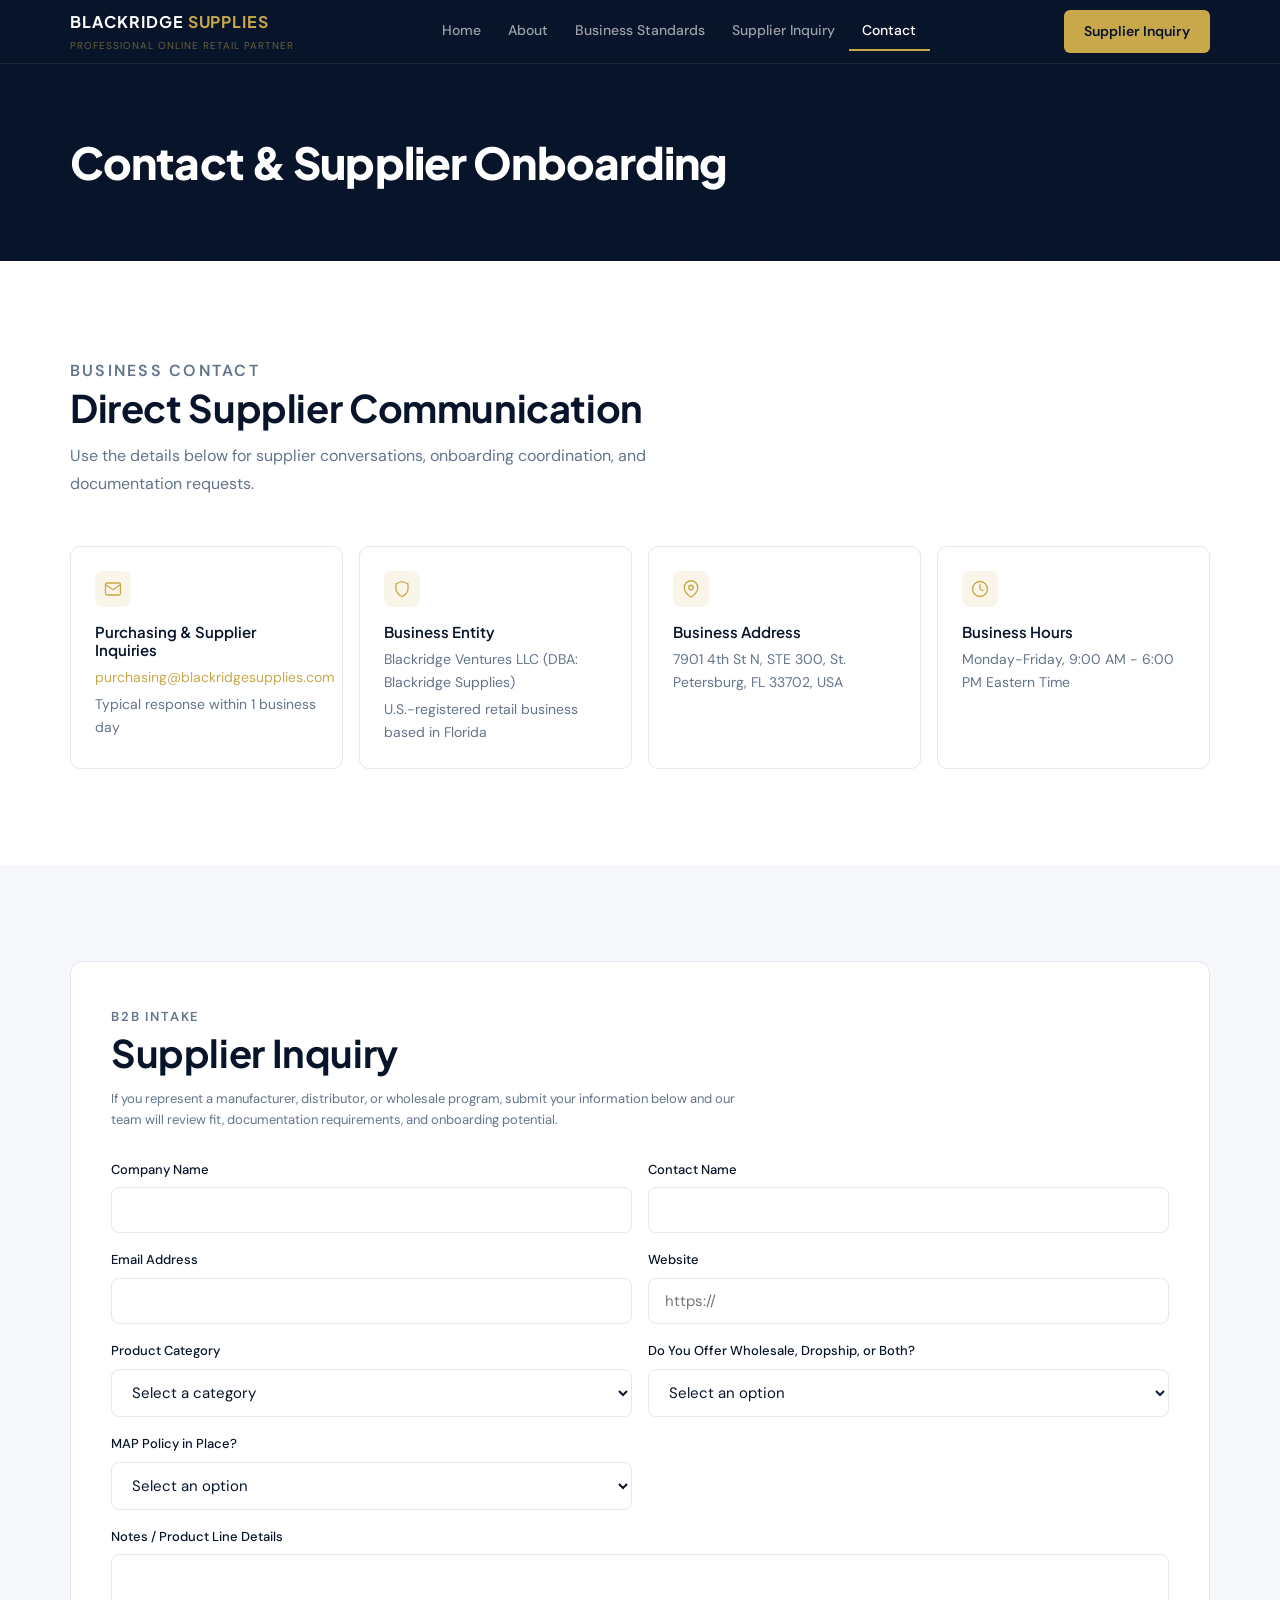
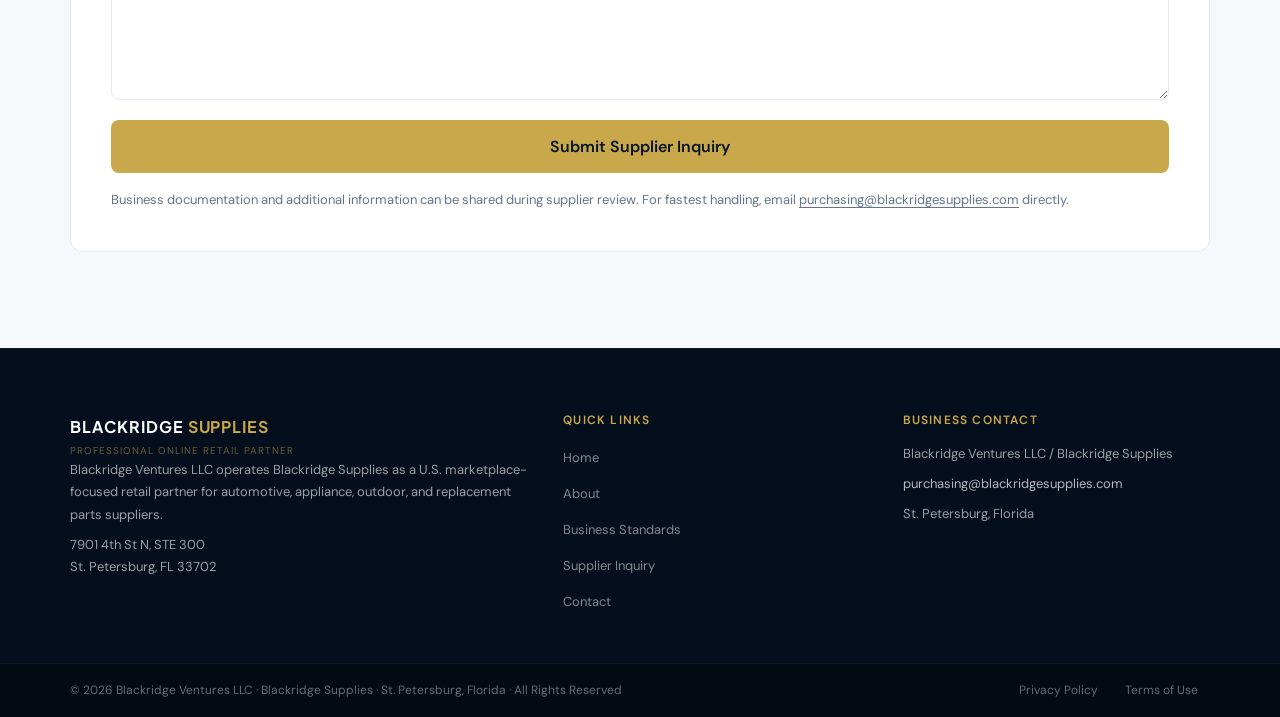
<file: contact.html>
<!DOCTYPE html>
<html lang="en">
<head>
  <meta charset="UTF-8">
  <meta name="viewport" content="width=device-width, initial-scale=1.0">
  <title>Contact & Supplier Onboarding | Blackridge Supplies</title>
  <meta name="description" content="Contact Blackridge Supplies for supplier inquiries and onboarding coordination. U.S.-based purchasing team available Monday–Friday, 9 AM–6 PM Eastern.">
  <meta name="theme-color" content="#08142A">
  <meta property="og:type" content="website">
  <meta property="og:title" content="Contact &amp; Supplier Onboarding | Blackridge Supplies">
  <meta property="og:description" content="Contact Blackridge Supplies for supplier inquiries and onboarding coordination. U.S.-based purchasing team available Monday–Friday, 9 AM–6 PM Eastern.">
  <meta property="og:url" content="https://blackridgesupplies.com/contact.html">
  <meta property="og:image" content="https://blackridgesupplies.com/og-image.png">
  <meta name="twitter:card" content="summary">
  <meta name="twitter:title" content="Contact &amp; Supplier Onboarding | Blackridge Supplies">
  <meta name="twitter:description" content="Contact Blackridge Supplies for supplier inquiries and onboarding coordination. U.S.-based purchasing team available Monday–Friday, 9 AM–6 PM Eastern.">
  <meta name="twitter:image" content="https://blackridgesupplies.com/og-image.png">
  <link rel="canonical" href="https://blackridgesupplies.com/contact.html">
  <link rel="icon" type="image/svg+xml" href="favicon.svg">
  <link rel="preconnect" href="https://fonts.googleapis.com">
  <link rel="preconnect" href="https://fonts.gstatic.com" crossorigin>
  <link href="https://fonts.googleapis.com/css2?family=Plus+Jakarta+Sans:wght@600;700;800&family=DM+Sans:wght@400;500&display=swap" rel="stylesheet">
  <link rel="stylesheet" href="css/styles.css">
</head>
<body>
  <header class="site-header">
    <div class="container nav-wrap">
      <a class="logo" href="index.html" aria-label="Blackridge Supplies Home">
        <span class="logo-main">BLACKRIDGE <span class="logo-accent">SUPPLIES</span></span>
        <span class="logo-subtitle">Professional Online Retail Partner</span>
      </a>
      <nav class="main-nav" aria-label="Primary">
        <ul>
          <li><a href="index.html">Home</a></li>
          <li><a href="about.html">About</a></li>
          <li><a href="index.html#business-standards">Business Standards</a></li>
          <li><a href="#supplier-inquiry">Supplier Inquiry</a></li>
          <li><a class="active" href="contact.html">Contact</a></li>
        </ul>
      </nav>
      <a class="btn btn-gold inquiry-btn" href="#supplier-inquiry">Supplier Inquiry</a>
      <button class="mobile-nav-toggle" type="button" aria-expanded="false" aria-label="Open navigation menu" aria-controls="mobile-menu">
        <span></span>
        <span></span>
        <span></span>
      </button>
    </div>
    <div class="container mobile-menu-wrap">
      <nav id="mobile-menu" class="mobile-menu" aria-label="Mobile Navigation" hidden>
        <ul>
          <li><a href="index.html">Home</a></li>
          <li><a href="about.html">About</a></li>
          <li><a href="index.html#business-standards">Business Standards</a></li>
          <li><a href="#supplier-inquiry">Supplier Inquiry</a></li>
          <li><a href="contact.html">Contact</a></li>
        </ul>
        <a class="btn btn-gold mobile-menu-cta" href="#supplier-inquiry">Submit Supplier Inquiry</a>
      </nav>
    </div>
  </header>

  <main>
    <section class="page-hero">
      <div class="container">
        <h1>Contact &amp; Supplier Onboarding</h1>
      </div>
    </section>

    <section class="section">
      <div class="container">
        <div class="section-heading">
          <p class="section-tag">Business Contact</p>
          <h2>Direct Supplier Communication</h2>
          <p>Use the details below for supplier conversations, onboarding coordination, and documentation requests.</p>
        </div>
        <div class="card-grid info-grid">
          <article class="card info-card">
            <div class="card-icon" aria-hidden="true"><svg viewBox="0 0 24 24"><path d="M4 4h16c1.1 0 2 .9 2 2v12c0 1.1-.9 2-2 2H4c-1.1 0-2-.9-2-2V6c0-1.1.9-2 2-2z"/><polyline points="22,6 12,13 2,6"/></svg></div>
            <h3>Purchasing &amp; Supplier Inquiries</h3>
            <p><a href="mailto:purchasing@blackridgesupplies.com">purchasing@blackridgesupplies.com</a></p>
            <p>Typical response within 1 business day</p>
          </article>
          <article class="card info-card">
            <div class="card-icon" aria-hidden="true"><svg viewBox="0 0 24 24"><path d="M12 22s8-4 8-10V5l-8-3-8 3v7c0 6 8 10 8 10z"/></svg></div>
            <h3>Business Entity</h3>
            <p>Blackridge Ventures LLC (DBA: Blackridge Supplies)</p>
            <p>U.S.-registered retail business based in Florida</p>
          </article>
          <article class="card info-card">
            <div class="card-icon" aria-hidden="true"><svg viewBox="0 0 24 24"><path d="M21 10c0 7-9 13-9 13s-9-6-9-13a9 9 0 0118 0z"/><circle cx="12" cy="10" r="3"/></svg></div>
            <h3>Business Address</h3>
            <p>7901 4th St N, STE 300, St. Petersburg, FL 33702, USA</p>
          </article>
          <article class="card info-card">
            <div class="card-icon" aria-hidden="true"><svg viewBox="0 0 24 24"><circle cx="12" cy="12" r="10"/><polyline points="12 6 12 12 16 14"/></svg></div>
            <h3>Business Hours</h3>
            <p>Monday-Friday, 9:00 AM - 6:00 PM Eastern Time</p>
          </article>
        </div>
      </div>
    </section>

    <section class="section section-muted" id="supplier-inquiry">
      <div class="container">
        <div class="form-wrap card">
          <div class="section-heading">
            <p class="section-tag">B2B Intake</p>
            <h2>Supplier Inquiry</h2>
            <p>If you represent a manufacturer, distributor, or wholesale program, submit your information below and our team will review fit, documentation requirements, and onboarding potential.</p>
          </div>
          <form name="supplier-inquiry" netlify method="POST" class="contact-form">
            <input type="hidden" name="form-name" value="supplier-inquiry">
            <div class="form-grid">
              <div class="field-group">
                <label for="company-name">Company Name</label>
                <input id="company-name" name="company_name" type="text" required>
              </div>
              <div class="field-group">
                <label for="contact-name">Contact Name</label>
                <input id="contact-name" name="contact_name" type="text" required>
              </div>
              <div class="field-group">
                <label for="email">Email Address</label>
                <input id="email" name="email" type="email" required>
              </div>
              <div class="field-group">
                <label for="website">Website</label>
                <input id="website" name="website" type="url" placeholder="https://">
              </div>
              <div class="field-group">
                <label for="product-category">Product Category</label>
                <select id="product-category" name="product_category" required>
                  <option value="">Select a category</option>
                  <option value="automotive-parts">Automotive Parts &amp; Accessories</option>
                  <option value="home-appliance-parts">Home Appliance Parts</option>
                  <option value="outdoor-equipment-parts">Outdoor Equipment Parts</option>
                  <option value="tools-repair-components">Tools &amp; Repair Components</option>
                  <option value="multi-category">Multi-Category Product Program</option>
                </select>
              </div>
              <div class="field-group">
                <label for="model">Do You Offer Wholesale, Dropship, or Both?</label>
                <select id="model" name="fulfillment_model" required>
                  <option value="">Select an option</option>
                  <option value="wholesale">Wholesale</option>
                  <option value="dropship">Dropship</option>
                  <option value="both">Both</option>
                </select>
              </div>
              <div class="field-group">
                <label for="map-policy">MAP Policy in Place?</label>
                <select id="map-policy" name="map_policy" required>
                  <option value="">Select an option</option>
                  <option value="yes">Yes</option>
                  <option value="no">No</option>
                  <option value="varies">Varies by product line</option>
                </select>
              </div>
              <div class="field-group field-full">
                <label for="notes">Notes / Product Line Details</label>
                <textarea id="notes" name="notes" rows="6" required></textarea>
              </div>
            </div>
            <button class="btn btn-gold" type="submit">Submit Supplier Inquiry</button>
          </form>
          <p class="form-note">Business documentation and additional information can be shared during supplier review. For fastest handling, email <a href="mailto:purchasing@blackridgesupplies.com">purchasing@blackridgesupplies.com</a> directly.</p>
        </div>
      </div>
    </section>
  </main>

  <footer class="site-footer">
    <div class="container footer-top">
      <div>
        <a class="logo footer-logo" href="index.html">
          <span class="logo-main">BLACKRIDGE <span class="logo-accent">SUPPLIES</span></span>
          <span class="logo-subtitle">Professional Online Retail Partner</span>
        </a>
        <p class="footer-text">Blackridge Ventures LLC operates Blackridge Supplies as a U.S. marketplace-focused retail partner for automotive, appliance, outdoor, and replacement parts suppliers.</p>
        <p class="footer-text">7901 4th St N, STE 300<br>St. Petersburg, FL 33702</p>
      </div>
      <div>
        <h3 class="footer-title">Quick Links</h3>
        <ul class="footer-links">
          <li><a href="index.html">Home</a></li>
          <li><a href="about.html">About</a></li>
          <li><a href="index.html#business-standards">Business Standards</a></li>
          <li><a href="#supplier-inquiry">Supplier Inquiry</a></li>
          <li><a href="contact.html">Contact</a></li>
        </ul>
      </div>
      <div>
        <h3 class="footer-title">Business Contact</h3>
        <p class="footer-text">Blackridge Ventures LLC / Blackridge Supplies</p>
        <p class="footer-text"><a href="mailto:purchasing@blackridgesupplies.com">purchasing@blackridgesupplies.com</a></p>
        <p class="footer-text">St. Petersburg, Florida</p>
      </div>
    </div>
    <div class="footer-bottom">
      <div class="container footer-bottom-inner">
        <span>&copy; <span id="year"></span> Blackridge Ventures LLC &middot; Blackridge Supplies &middot; St. Petersburg, Florida &middot; All Rights Reserved</span>
        <span class="footer-legal-links">
          <a href="privacy.html">Privacy Policy</a>
          <a href="terms.html">Terms of Use</a>
        </span>
      </div>
    </div>
  </footer>
  <script>
    document.getElementById('year').textContent = new Date().getFullYear();
  </script>
  <script>
    (function () {
      var forms = document.querySelectorAll(".contact-form");
      forms.forEach(function (form) {
        form.addEventListener("submit", function (e) {
          e.preventDefault();
          var btn = form.querySelector('[type="submit"]');
          if (!btn) return;
          btn.disabled = true;
          btn.textContent = "Sending\u2026";

          setTimeout(function () {
            var successHtml =
              '<div class="form-success" role="alert" aria-live="assertive">' +
              '<div class="form-success-icon"><svg viewBox="0 0 24 24" aria-hidden="true"><polyline points="20 6 9 17 4 12"/></svg></div>' +
              '<p class="form-success-title">Inquiry Received</p>' +
              '<p>Thank you for submitting your information. Our team will review your inquiry and follow up within 1 business day.</p>' +
              '<p>For direct contact: <a href="mailto:purchasing@blackridgesupplies.com">purchasing@blackridgesupplies.com</a></p>' +
              '</div>';
            form.outerHTML = successHtml;
          }, 900);
        });
      });
    })();

    (function () {
      var header = document.querySelector(".site-header");
      if (!header) return;

      var toggle = header.querySelector(".mobile-nav-toggle");
      var menu = header.querySelector(".mobile-menu");
      if (!toggle || !menu) return;

      function closeMenu() {
        toggle.setAttribute("aria-expanded", "false");
        toggle.setAttribute("aria-label", "Open navigation menu");
        toggle.classList.remove("is-open");
        menu.classList.remove("is-open");
        menu.hidden = true;
      }

      function openMenu() {
        toggle.setAttribute("aria-expanded", "true");
        toggle.setAttribute("aria-label", "Close navigation menu");
        toggle.classList.add("is-open");
        menu.hidden = false;
        requestAnimationFrame(function () {
          menu.classList.add("is-open");
        });
      }

      toggle.addEventListener("click", function (event) {
        event.stopPropagation();
        var isExpanded = toggle.getAttribute("aria-expanded") === "true";
        if (isExpanded) {
          closeMenu();
        } else {
          openMenu();
        }
      });

      menu.querySelectorAll("a").forEach(function (link) {
        link.addEventListener("click", closeMenu);
      });

      document.addEventListener("click", function (event) {
        if (toggle.getAttribute("aria-expanded") === "true" && !header.contains(event.target)) {
          closeMenu();
        }
      });

      document.addEventListener("keydown", function (event) {
        if (event.key === "Escape") closeMenu();
      });

      window.addEventListener("resize", function () {
        if (!window.matchMedia("(max-width: 768px)").matches) closeMenu();
      });
    })();
  </script>
</body>
</html>
</file>
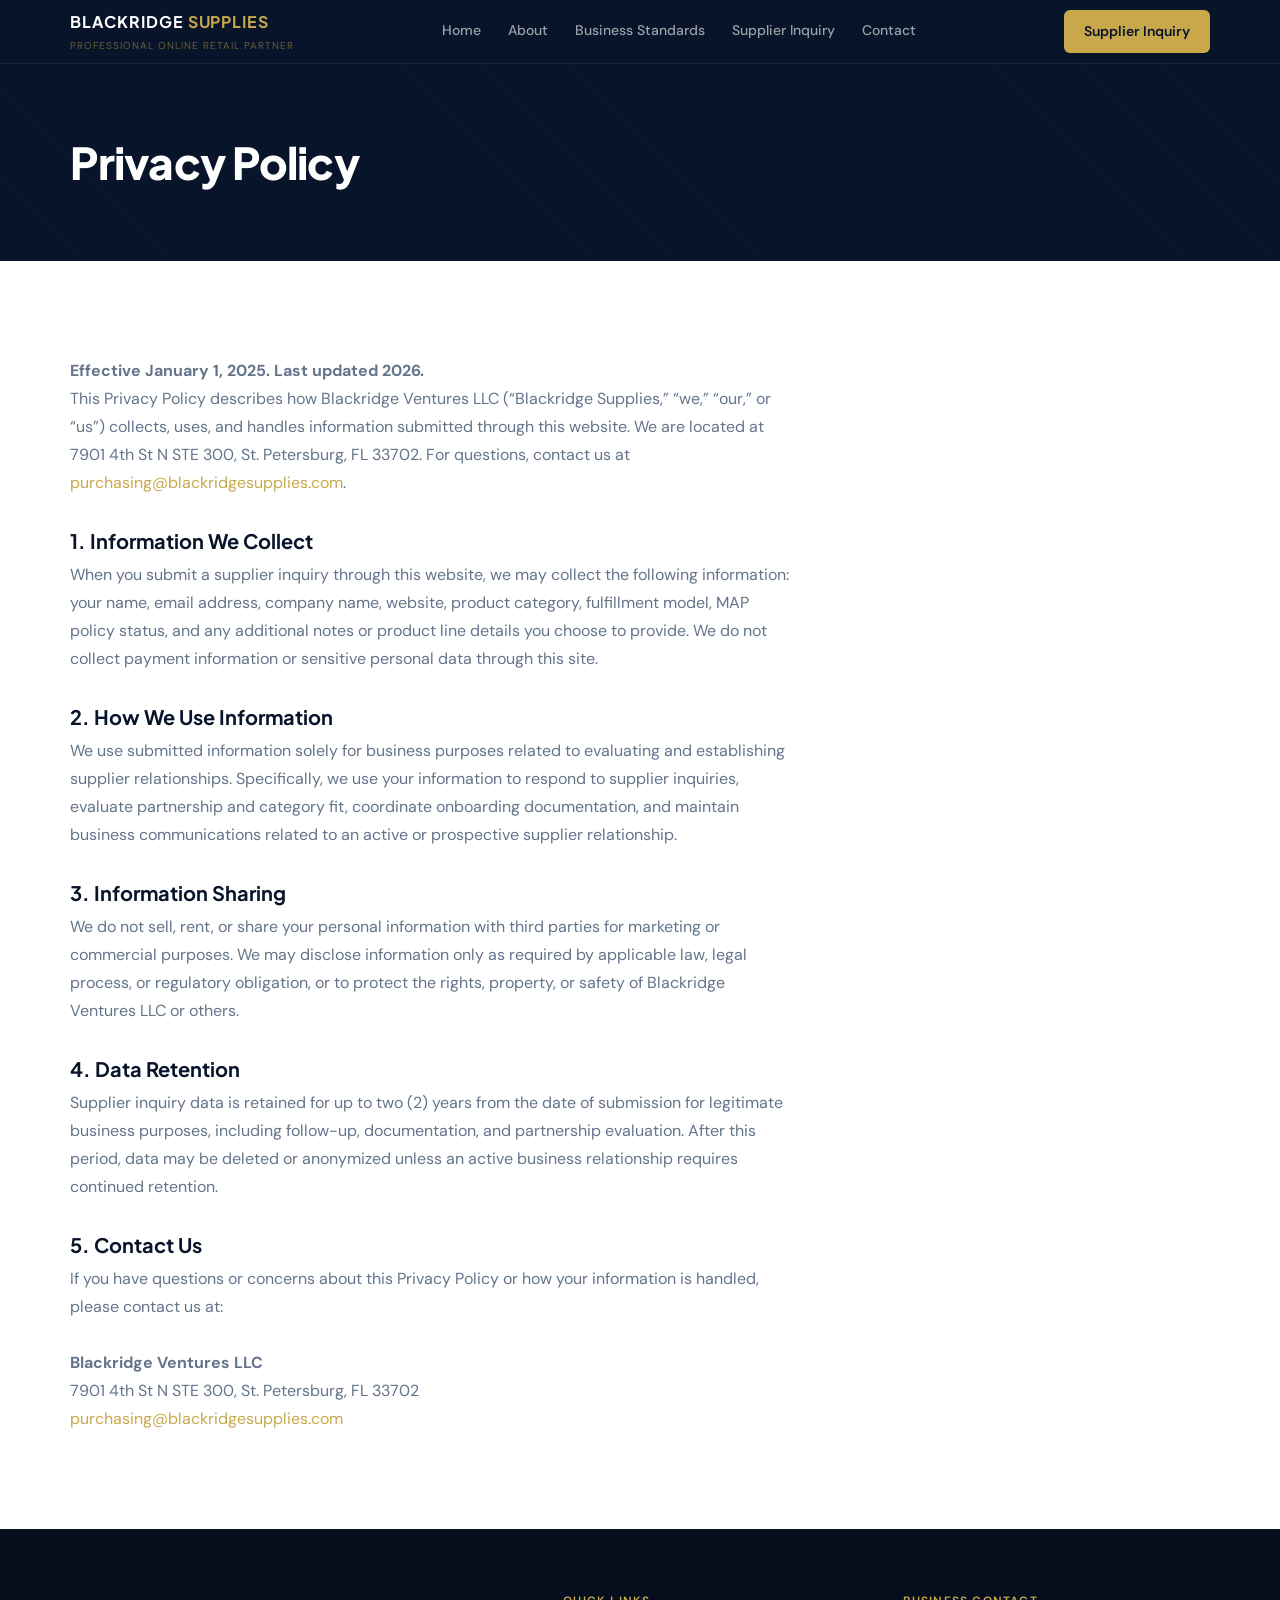
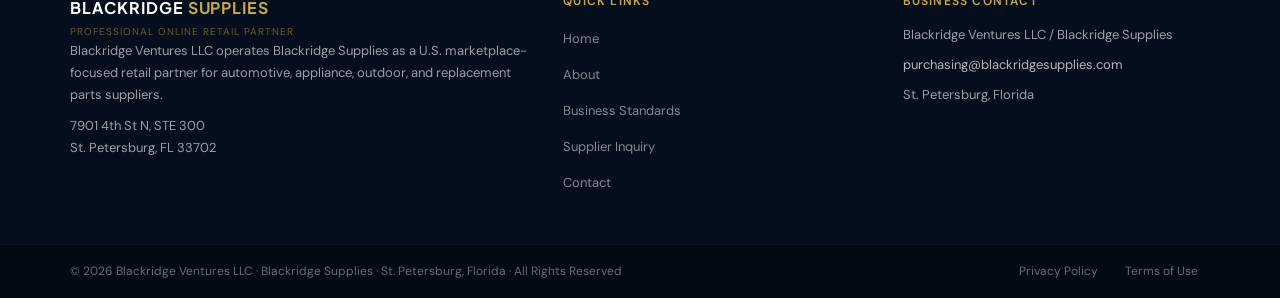
<file: privacy.html>
<!DOCTYPE html>
<html lang="en">
<head>
  <meta charset="UTF-8">
  <meta name="viewport" content="width=device-width, initial-scale=1.0">
  <title>Privacy Policy | Blackridge Ventures LLC</title>
  <meta name="description" content="Privacy Policy for Blackridge Ventures LLC — how we collect, use, and protect your information.">
  <meta name="theme-color" content="#08142A">
  <meta name="robots" content="noindex">
  <link rel="canonical" href="https://blackridgesupplies.com/privacy.html">
  <link rel="icon" type="image/svg+xml" href="favicon.svg">
  <link rel="preconnect" href="https://fonts.googleapis.com">
  <link rel="preconnect" href="https://fonts.gstatic.com" crossorigin>
  <link href="https://fonts.googleapis.com/css2?family=Plus+Jakarta+Sans:wght@600;700;800&family=DM+Sans:wght@400;500&display=swap" rel="stylesheet">
  <link rel="stylesheet" href="css/styles.css">
</head>
<body>
  <header class="site-header">
    <div class="container nav-wrap">
      <a class="logo" href="index.html" aria-label="Blackridge Supplies Home">
        <span class="logo-main">BLACKRIDGE <span class="logo-accent">SUPPLIES</span></span>
        <span class="logo-subtitle">Professional Online Retail Partner</span>
      </a>
      <nav class="main-nav" aria-label="Primary">
        <ul>
          <li><a href="index.html">Home</a></li>
          <li><a href="about.html">About</a></li>
          <li><a href="index.html#business-standards">Business Standards</a></li>
          <li><a href="index.html#supplier-inquiry">Supplier Inquiry</a></li>
          <li><a href="contact.html">Contact</a></li>
        </ul>
      </nav>
      <a class="btn btn-gold inquiry-btn" href="index.html#supplier-inquiry">Supplier Inquiry</a>
      <button class="mobile-nav-toggle" type="button" aria-expanded="false" aria-label="Open navigation menu" aria-controls="mobile-menu">
        <span></span>
        <span></span>
        <span></span>
      </button>
    </div>
    <div class="container mobile-menu-wrap">
      <nav id="mobile-menu" class="mobile-menu" aria-label="Mobile Navigation" hidden>
        <ul>
          <li><a href="index.html">Home</a></li>
          <li><a href="about.html">About</a></li>
          <li><a href="index.html#business-standards">Business Standards</a></li>
          <li><a href="index.html#supplier-inquiry">Supplier Inquiry</a></li>
          <li><a href="contact.html">Contact</a></li>
        </ul>
        <a class="btn btn-gold mobile-menu-cta" href="index.html#supplier-inquiry">Submit Supplier Inquiry</a>
      </nav>
    </div>
  </header>

  <main>
    <section class="page-hero">
      <div class="container">
        <h1>Privacy Policy</h1>
      </div>
    </section>

    <section class="section">
      <div class="container">
        <div class="narrow-content">
          <p class="lead-support"><strong>Effective January 1, 2025. Last updated 2026.</strong></p>
          <p class="lead-support" style="margin-bottom: 2rem;">This Privacy Policy describes how Blackridge Ventures LLC (&ldquo;Blackridge Supplies,&rdquo; &ldquo;we,&rdquo; &ldquo;our,&rdquo; or &ldquo;us&rdquo;) collects, uses, and handles information submitted through this website. We are located at 7901 4th St N STE 300, St. Petersburg, FL 33702. For questions, contact us at <a href="mailto:purchasing@blackridgesupplies.com" style="color:var(--gold)">purchasing@blackridgesupplies.com</a>.</p>

          <h2 style="font-size:1.25rem;margin-bottom:0.5rem;">1. Information We Collect</h2>
          <p class="lead-support" style="margin-bottom:2rem;">When you submit a supplier inquiry through this website, we may collect the following information: your name, email address, company name, website, product category, fulfillment model, MAP policy status, and any additional notes or product line details you choose to provide. We do not collect payment information or sensitive personal data through this site.</p>

          <h2 style="font-size:1.25rem;margin-bottom:0.5rem;">2. How We Use Information</h2>
          <p class="lead-support" style="margin-bottom:2rem;">We use submitted information solely for business purposes related to evaluating and establishing supplier relationships. Specifically, we use your information to respond to supplier inquiries, evaluate partnership and category fit, coordinate onboarding documentation, and maintain business communications related to an active or prospective supplier relationship.</p>

          <h2 style="font-size:1.25rem;margin-bottom:0.5rem;">3. Information Sharing</h2>
          <p class="lead-support" style="margin-bottom:2rem;">We do not sell, rent, or share your personal information with third parties for marketing or commercial purposes. We may disclose information only as required by applicable law, legal process, or regulatory obligation, or to protect the rights, property, or safety of Blackridge Ventures LLC or others.</p>

          <h2 style="font-size:1.25rem;margin-bottom:0.5rem;">4. Data Retention</h2>
          <p class="lead-support" style="margin-bottom:2rem;">Supplier inquiry data is retained for up to two (2) years from the date of submission for legitimate business purposes, including follow-up, documentation, and partnership evaluation. After this period, data may be deleted or anonymized unless an active business relationship requires continued retention.</p>

          <h2 style="font-size:1.25rem;margin-bottom:0.5rem;">5. Contact Us</h2>
          <p class="lead-support" style="margin-bottom:0;">If you have questions or concerns about this Privacy Policy or how your information is handled, please contact us at:<br><br>
          <strong>Blackridge Ventures LLC</strong><br>
          7901 4th St N STE 300, St. Petersburg, FL 33702<br>
          <a href="mailto:purchasing@blackridgesupplies.com" style="color:var(--gold)">purchasing@blackridgesupplies.com</a></p>
        </div>
      </div>
    </section>
  </main>

  <footer class="site-footer">
    <div class="container footer-top">
      <div>
        <a class="logo footer-logo" href="index.html">
          <span class="logo-main">BLACKRIDGE <span class="logo-accent">SUPPLIES</span></span>
          <span class="logo-subtitle">Professional Online Retail Partner</span>
        </a>
        <p class="footer-text">Blackridge Ventures LLC operates Blackridge Supplies as a U.S. marketplace-focused retail partner for automotive, appliance, outdoor, and replacement parts suppliers.</p>
        <p class="footer-text">7901 4th St N, STE 300<br>St. Petersburg, FL 33702</p>
      </div>
      <div>
        <h3 class="footer-title">Quick Links</h3>
        <ul class="footer-links">
          <li><a href="index.html">Home</a></li>
          <li><a href="about.html">About</a></li>
          <li><a href="index.html#business-standards">Business Standards</a></li>
          <li><a href="index.html#supplier-inquiry">Supplier Inquiry</a></li>
          <li><a href="contact.html">Contact</a></li>
        </ul>
      </div>
      <div>
        <h3 class="footer-title">Business Contact</h3>
        <p class="footer-text">Blackridge Ventures LLC / Blackridge Supplies</p>
        <p class="footer-text"><a href="mailto:purchasing@blackridgesupplies.com">purchasing@blackridgesupplies.com</a></p>
        <p class="footer-text">St. Petersburg, Florida</p>
      </div>
    </div>
    <div class="footer-bottom">
      <div class="container footer-bottom-inner">
        <span>&copy; <span id="year"></span> Blackridge Ventures LLC &middot; Blackridge Supplies &middot; St. Petersburg, Florida &middot; All Rights Reserved</span>
        <span class="footer-legal-links">
          <a href="privacy.html">Privacy Policy</a>
          <a href="terms.html">Terms of Use</a>
        </span>
      </div>
    </div>
  </footer>
  <script>
    document.getElementById('year').textContent = new Date().getFullYear();
  </script>
  <script>
    (function () {
      var header = document.querySelector(".site-header");
      if (!header) return;
      var toggle = header.querySelector(".mobile-nav-toggle");
      var menu = header.querySelector(".mobile-menu");
      if (!toggle || !menu) return;
      function closeMenu() {
        toggle.setAttribute("aria-expanded", "false");
        toggle.setAttribute("aria-label", "Open navigation menu");
        toggle.classList.remove("is-open");
        menu.classList.remove("is-open");
        menu.hidden = true;
      }
      function openMenu() {
        toggle.setAttribute("aria-expanded", "true");
        toggle.setAttribute("aria-label", "Close navigation menu");
        toggle.classList.add("is-open");
        menu.hidden = false;
        requestAnimationFrame(function () { menu.classList.add("is-open"); });
      }
      toggle.addEventListener("click", function (event) {
        event.stopPropagation();
        if (toggle.getAttribute("aria-expanded") === "true") { closeMenu(); } else { openMenu(); }
      });
      menu.querySelectorAll("a").forEach(function (link) { link.addEventListener("click", closeMenu); });
      document.addEventListener("click", function (event) {
        if (toggle.getAttribute("aria-expanded") === "true" && !header.contains(event.target)) { closeMenu(); }
      });
      document.addEventListener("keydown", function (e) { if (e.key === "Escape") closeMenu(); });
      window.addEventListener("resize", function () { if (!window.matchMedia("(max-width: 768px)").matches) closeMenu(); });
    })();
  </script>
</body>
</html>
</file>
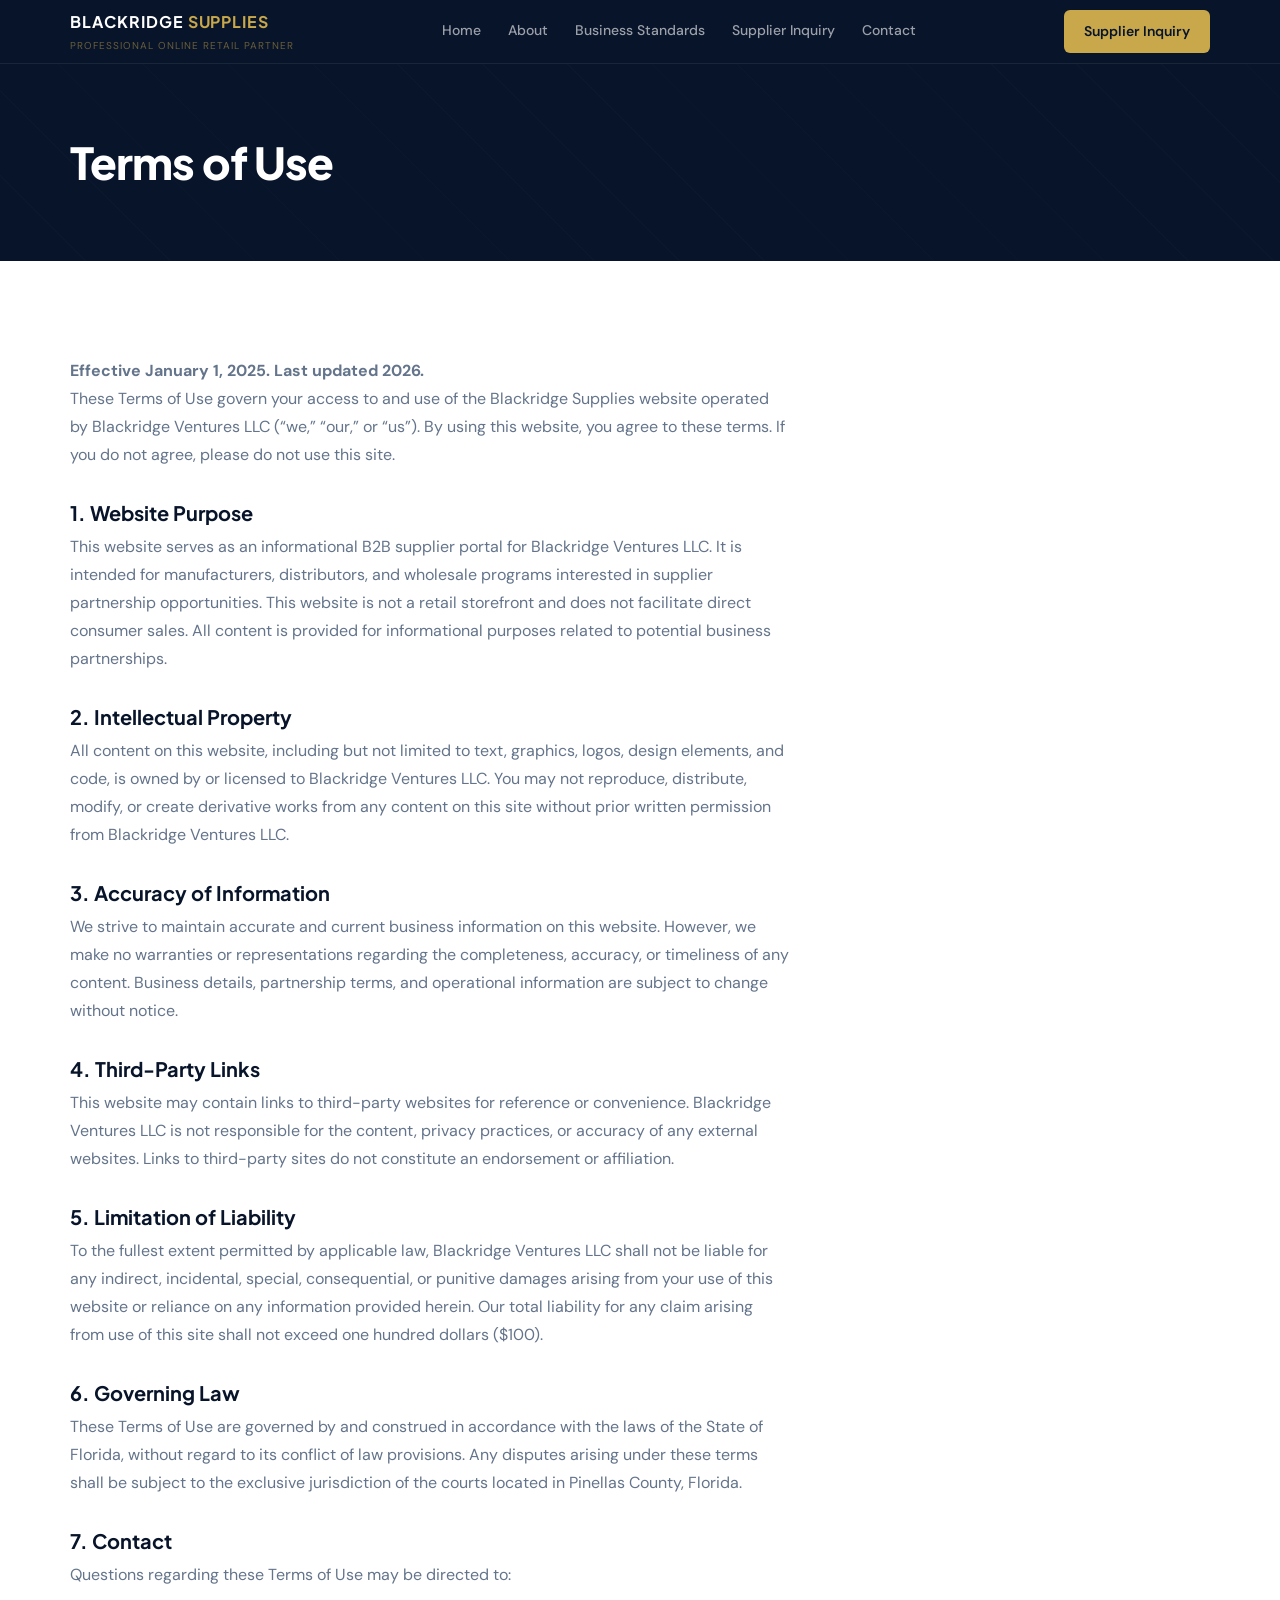
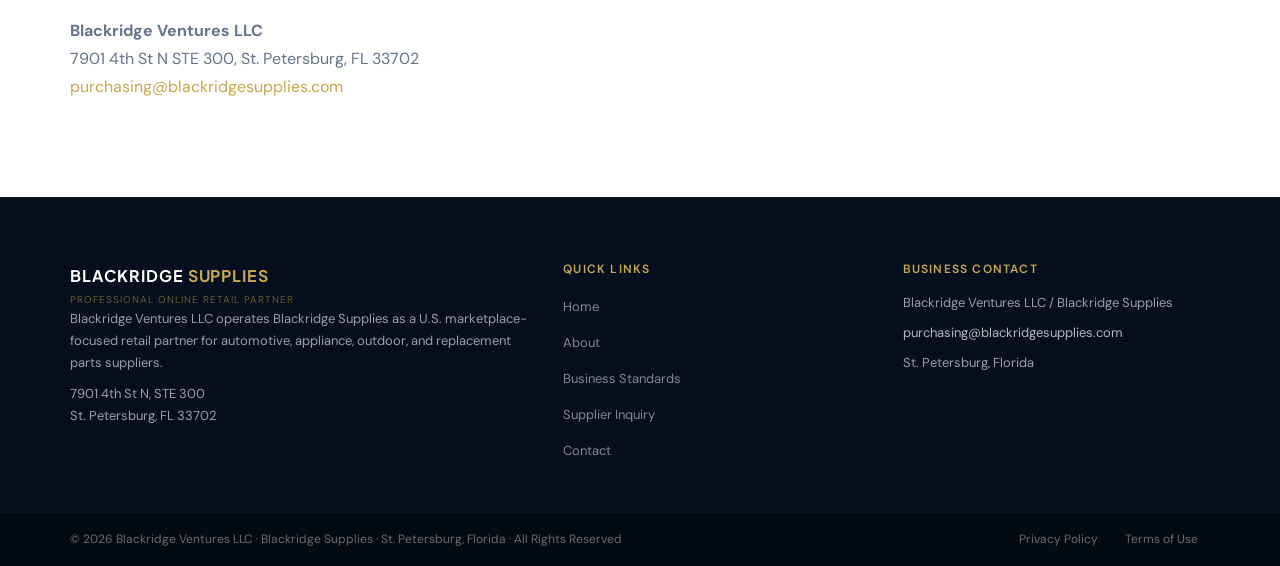
<file: terms.html>
<!DOCTYPE html>
<html lang="en">
<head>
  <meta charset="UTF-8">
  <meta name="viewport" content="width=device-width, initial-scale=1.0">
  <title>Terms of Use | Blackridge Ventures LLC</title>
  <meta name="description" content="Terms of Use for the Blackridge Supplies website operated by Blackridge Ventures LLC.">
  <meta name="theme-color" content="#08142A">
  <meta name="robots" content="noindex">
  <link rel="canonical" href="https://blackridgesupplies.com/terms.html">
  <link rel="icon" type="image/svg+xml" href="favicon.svg">
  <link rel="preconnect" href="https://fonts.googleapis.com">
  <link rel="preconnect" href="https://fonts.gstatic.com" crossorigin>
  <link href="https://fonts.googleapis.com/css2?family=Plus+Jakarta+Sans:wght@600;700;800&family=DM+Sans:wght@400;500&display=swap" rel="stylesheet">
  <link rel="stylesheet" href="css/styles.css">
</head>
<body>
  <header class="site-header">
    <div class="container nav-wrap">
      <a class="logo" href="index.html" aria-label="Blackridge Supplies Home">
        <span class="logo-main">BLACKRIDGE <span class="logo-accent">SUPPLIES</span></span>
        <span class="logo-subtitle">Professional Online Retail Partner</span>
      </a>
      <nav class="main-nav" aria-label="Primary">
        <ul>
          <li><a href="index.html">Home</a></li>
          <li><a href="about.html">About</a></li>
          <li><a href="index.html#business-standards">Business Standards</a></li>
          <li><a href="index.html#supplier-inquiry">Supplier Inquiry</a></li>
          <li><a href="contact.html">Contact</a></li>
        </ul>
      </nav>
      <a class="btn btn-gold inquiry-btn" href="index.html#supplier-inquiry">Supplier Inquiry</a>
      <button class="mobile-nav-toggle" type="button" aria-expanded="false" aria-label="Open navigation menu" aria-controls="mobile-menu">
        <span></span>
        <span></span>
        <span></span>
      </button>
    </div>
    <div class="container mobile-menu-wrap">
      <nav id="mobile-menu" class="mobile-menu" aria-label="Mobile Navigation" hidden>
        <ul>
          <li><a href="index.html">Home</a></li>
          <li><a href="about.html">About</a></li>
          <li><a href="index.html#business-standards">Business Standards</a></li>
          <li><a href="index.html#supplier-inquiry">Supplier Inquiry</a></li>
          <li><a href="contact.html">Contact</a></li>
        </ul>
        <a class="btn btn-gold mobile-menu-cta" href="index.html#supplier-inquiry">Submit Supplier Inquiry</a>
      </nav>
    </div>
  </header>

  <main>
    <section class="page-hero">
      <div class="container">
        <h1>Terms of Use</h1>
      </div>
    </section>

    <section class="section">
      <div class="container">
        <div class="narrow-content">
          <p class="lead-support"><strong>Effective January 1, 2025. Last updated 2026.</strong></p>
          <p class="lead-support" style="margin-bottom: 2rem;">These Terms of Use govern your access to and use of the Blackridge Supplies website operated by Blackridge Ventures LLC (&ldquo;we,&rdquo; &ldquo;our,&rdquo; or &ldquo;us&rdquo;). By using this website, you agree to these terms. If you do not agree, please do not use this site.</p>

          <h2 style="font-size:1.25rem;margin-bottom:0.5rem;">1. Website Purpose</h2>
          <p class="lead-support" style="margin-bottom:2rem;">This website serves as an informational B2B supplier portal for Blackridge Ventures LLC. It is intended for manufacturers, distributors, and wholesale programs interested in supplier partnership opportunities. This website is not a retail storefront and does not facilitate direct consumer sales. All content is provided for informational purposes related to potential business partnerships.</p>

          <h2 style="font-size:1.25rem;margin-bottom:0.5rem;">2. Intellectual Property</h2>
          <p class="lead-support" style="margin-bottom:2rem;">All content on this website, including but not limited to text, graphics, logos, design elements, and code, is owned by or licensed to Blackridge Ventures LLC. You may not reproduce, distribute, modify, or create derivative works from any content on this site without prior written permission from Blackridge Ventures LLC.</p>

          <h2 style="font-size:1.25rem;margin-bottom:0.5rem;">3. Accuracy of Information</h2>
          <p class="lead-support" style="margin-bottom:2rem;">We strive to maintain accurate and current business information on this website. However, we make no warranties or representations regarding the completeness, accuracy, or timeliness of any content. Business details, partnership terms, and operational information are subject to change without notice.</p>

          <h2 style="font-size:1.25rem;margin-bottom:0.5rem;">4. Third-Party Links</h2>
          <p class="lead-support" style="margin-bottom:2rem;">This website may contain links to third-party websites for reference or convenience. Blackridge Ventures LLC is not responsible for the content, privacy practices, or accuracy of any external websites. Links to third-party sites do not constitute an endorsement or affiliation.</p>

          <h2 style="font-size:1.25rem;margin-bottom:0.5rem;">5. Limitation of Liability</h2>
          <p class="lead-support" style="margin-bottom:2rem;">To the fullest extent permitted by applicable law, Blackridge Ventures LLC shall not be liable for any indirect, incidental, special, consequential, or punitive damages arising from your use of this website or reliance on any information provided herein. Our total liability for any claim arising from use of this site shall not exceed one hundred dollars ($100).</p>

          <h2 style="font-size:1.25rem;margin-bottom:0.5rem;">6. Governing Law</h2>
          <p class="lead-support" style="margin-bottom:2rem;">These Terms of Use are governed by and construed in accordance with the laws of the State of Florida, without regard to its conflict of law provisions. Any disputes arising under these terms shall be subject to the exclusive jurisdiction of the courts located in Pinellas County, Florida.</p>

          <h2 style="font-size:1.25rem;margin-bottom:0.5rem;">7. Contact</h2>
          <p class="lead-support" style="margin-bottom:0;">Questions regarding these Terms of Use may be directed to:<br><br>
          <strong>Blackridge Ventures LLC</strong><br>
          7901 4th St N STE 300, St. Petersburg, FL 33702<br>
          <a href="mailto:purchasing@blackridgesupplies.com" style="color:var(--gold)">purchasing@blackridgesupplies.com</a></p>
        </div>
      </div>
    </section>
  </main>

  <footer class="site-footer">
    <div class="container footer-top">
      <div>
        <a class="logo footer-logo" href="index.html">
          <span class="logo-main">BLACKRIDGE <span class="logo-accent">SUPPLIES</span></span>
          <span class="logo-subtitle">Professional Online Retail Partner</span>
        </a>
        <p class="footer-text">Blackridge Ventures LLC operates Blackridge Supplies as a U.S. marketplace-focused retail partner for automotive, appliance, outdoor, and replacement parts suppliers.</p>
        <p class="footer-text">7901 4th St N, STE 300<br>St. Petersburg, FL 33702</p>
      </div>
      <div>
        <h3 class="footer-title">Quick Links</h3>
        <ul class="footer-links">
          <li><a href="index.html">Home</a></li>
          <li><a href="about.html">About</a></li>
          <li><a href="index.html#business-standards">Business Standards</a></li>
          <li><a href="index.html#supplier-inquiry">Supplier Inquiry</a></li>
          <li><a href="contact.html">Contact</a></li>
        </ul>
      </div>
      <div>
        <h3 class="footer-title">Business Contact</h3>
        <p class="footer-text">Blackridge Ventures LLC / Blackridge Supplies</p>
        <p class="footer-text"><a href="mailto:purchasing@blackridgesupplies.com">purchasing@blackridgesupplies.com</a></p>
        <p class="footer-text">St. Petersburg, Florida</p>
      </div>
    </div>
    <div class="footer-bottom">
      <div class="container footer-bottom-inner">
        <span>&copy; <span id="year"></span> Blackridge Ventures LLC &middot; Blackridge Supplies &middot; St. Petersburg, Florida &middot; All Rights Reserved</span>
        <span class="footer-legal-links">
          <a href="privacy.html">Privacy Policy</a>
          <a href="terms.html">Terms of Use</a>
        </span>
      </div>
    </div>
  </footer>
  <script>
    document.getElementById('year').textContent = new Date().getFullYear();
  </script>
  <script>
    (function () {
      var header = document.querySelector(".site-header");
      if (!header) return;
      var toggle = header.querySelector(".mobile-nav-toggle");
      var menu = header.querySelector(".mobile-menu");
      if (!toggle || !menu) return;
      function closeMenu() {
        toggle.setAttribute("aria-expanded", "false");
        toggle.setAttribute("aria-label", "Open navigation menu");
        toggle.classList.remove("is-open");
        menu.classList.remove("is-open");
        menu.hidden = true;
      }
      function openMenu() {
        toggle.setAttribute("aria-expanded", "true");
        toggle.setAttribute("aria-label", "Close navigation menu");
        toggle.classList.add("is-open");
        menu.hidden = false;
        requestAnimationFrame(function () { menu.classList.add("is-open"); });
      }
      toggle.addEventListener("click", function (event) {
        event.stopPropagation();
        if (toggle.getAttribute("aria-expanded") === "true") { closeMenu(); } else { openMenu(); }
      });
      menu.querySelectorAll("a").forEach(function (link) { link.addEventListener("click", closeMenu); });
      document.addEventListener("click", function (event) {
        if (toggle.getAttribute("aria-expanded") === "true" && !header.contains(event.target)) { closeMenu(); }
      });
      document.addEventListener("keydown", function (e) { if (e.key === "Escape") closeMenu(); });
      window.addEventListener("resize", function () { if (!window.matchMedia("(max-width: 768px)").matches) closeMenu(); });
    })();
  </script>
</body>
</html>
</file>
<file: css/styles.css>
/* ============================================================
   BLACKRIDGE SUPPLIES — Visual System
   Premium B2B Industrial Design
   ============================================================ */

:root {
  --navy:          #08142A;
  --navy-mid:      #0F1E3A;
  --navy-surface:  #152540;
  --gold:          #C8A84B;
  --gold-muted:    rgba(200, 168, 75, 0.12);
  --gold-border:   rgba(200, 168, 75, 0.25);
  --white:         #FFFFFF;
  --surface:       #F7F8FB;
  --surface-2:     #EEF0F5;
  --text-primary:  #08142A;
  --text-muted:    #64748B;
  --text-faint:    #94A3B8;
  --border:        #E2E8F0;
  --border-dark:   rgba(255, 255, 255, 0.07);
  --radius:        10px;
  --container:     1140px;
  --transition:    0.2s ease;
}

*, *::before, *::after { box-sizing: border-box; }

html { scroll-behavior: smooth; }

body {
  margin: 0;
  font-family: "DM Sans", system-ui, sans-serif;
  font-size: 16px;
  font-weight: 400;
  line-height: 1.75;
  color: var(--text-muted);
  background: var(--white);
}

h1, h2, h3, h4 {
  margin-top: 0;
  font-family: "Plus Jakarta Sans", system-ui, sans-serif;
  color: var(--text-primary);
  line-height: 1.2;
}

p { margin-top: 0; }

a {
  color: inherit;
  text-decoration: none;
}

a, button, input, select, textarea, .card, .btn {
  transition: var(--transition);
}

.container {
  width: min(100% - 2rem, var(--container));
  margin-inline: auto;
}

/* ============================================================
   NAVIGATION
   ============================================================ */

.site-header {
  position: sticky;
  top: 0;
  z-index: 1000;
  background: var(--navy);
  border-bottom: 1px solid var(--border-dark);
  height: 64px;
  display: flex;
  align-items: center;
}

.nav-wrap {
  display: flex;
  align-items: center;
  justify-content: space-between;
  gap: 1rem;
  height: 100%;
}

.logo {
  display: inline-flex;
  flex-direction: column;
  gap: 1px;
}

.logo-main {
  font-family: "Plus Jakarta Sans", system-ui, sans-serif;
  font-weight: 700;
  font-size: 1rem;
  letter-spacing: 0.06em;
  color: var(--white);
}

.logo-accent { color: var(--gold); }

.logo-subtitle {
  font-family: "DM Sans", system-ui, sans-serif;
  font-size: 0.625rem;
  color: var(--gold);
  opacity: 0.5;
  text-transform: uppercase;
  letter-spacing: 0.1em;
}

.main-nav ul {
  list-style: none;
  display: flex;
  align-items: center;
  gap: 0;
  margin: 0;
  padding: 0;
}

.main-nav a {
  display: inline-block;
  padding: 0.4rem 0.85rem;
  font-family: "DM Sans", system-ui, sans-serif;
  font-size: 0.875rem;
  font-weight: 500;
  color: rgba(255, 255, 255, 0.6);
  border-bottom: 2px solid transparent;
  transition: var(--transition);
}

.main-nav a:hover { color: rgba(255, 255, 255, 1); }

.main-nav a.active {
  color: var(--white);
  border-bottom-color: var(--gold);
}

/* ============================================================
   BUTTONS
   ============================================================ */

.btn {
  display: inline-flex;
  align-items: center;
  justify-content: center;
  border: 0;
  border-radius: 6px;
  padding: 9px 20px;
  font-family: "DM Sans", system-ui, sans-serif;
  font-size: 0.9375rem;
  font-weight: 600;
  cursor: pointer;
  text-align: center;
  transition: var(--transition);
}

.btn-gold {
  background: var(--gold);
  color: var(--navy);
}

.btn-gold:hover {
  background: #d4b054;
  transform: translateY(-1px);
}

.btn-light {
  background: transparent;
  color: var(--white);
  border: 1px solid rgba(255, 255, 255, 0.2);
}

.btn-light:hover {
  background: rgba(255, 255, 255, 0.07);
  border-color: rgba(255, 255, 255, 0.35);
}

.btn-light-dark {
  background: transparent;
  color: var(--text-primary);
  border: 1px solid var(--border);
}

.btn-light-dark:hover {
  background: var(--surface);
  border-color: #cbd5e1;
}

.btn[disabled] {
  opacity: 0.6;
  cursor: not-allowed;
  transform: none !important;
}

.inquiry-btn {
  padding: 9px 20px;
  font-size: 0.875rem;
}

/* ============================================================
   MOBILE NAV
   ============================================================ */

.mobile-nav-toggle,
.mobile-menu-wrap {
  display: none;
}

.mobile-nav-toggle {
  border: 1px solid var(--border-dark);
  background: transparent;
  color: var(--white);
  border-radius: 6px;
  width: 40px;
  height: 36px;
  padding: 0;
  position: relative;
  align-items: center;
  justify-content: center;
  cursor: pointer;
  z-index: 1001;
}

.mobile-nav-toggle span {
  position: absolute;
  left: 50%;
  width: 24px;
  height: 2px;
  margin-left: -12px;
  background: var(--white);
  border-radius: 2px;
  transition: transform 0.2s ease, opacity 0.2s ease, top 0.2s ease;
}

.mobile-nav-toggle span:nth-child(1) { top: 11px; }
.mobile-nav-toggle span:nth-child(2) { top: 17px; }
.mobile-nav-toggle span:nth-child(3) { top: 23px; }

.mobile-nav-toggle.is-open span:nth-child(1) {
  top: 17px;
  transform: rotate(45deg);
}

.mobile-nav-toggle.is-open span:nth-child(2) { opacity: 0; }

.mobile-nav-toggle.is-open span:nth-child(3) {
  top: 17px;
  transform: rotate(-45deg);
}

.mobile-menu {
  background: var(--navy);
  width: 100%;
  border-top: 1px solid rgba(255, 255, 255, 0.07);
  padding: 0;
  opacity: 0;
  transform: translateY(-8px);
  transition: opacity 0.2s ease, transform 0.2s ease;
  box-shadow: 0 18px 40px rgba(0, 0, 0, 0.24);
  z-index: 1000;
}

.mobile-menu.is-open {
  opacity: 1;
  transform: translateY(0);
}

.mobile-menu ul {
  margin: 0;
  padding: 0;
  list-style: none;
  display: grid;
  gap: 0;
}

.mobile-menu a {
  display: block;
  font-family: "DM Sans", system-ui, sans-serif;
  font-size: 0.9rem;
  font-weight: 500;
  color: rgba(255, 255, 255, 0.72);
  padding: 16px 24px;
  border-bottom: 1px solid rgba(255, 255, 255, 0.07);
}

.mobile-menu a:hover { color: var(--white); }

.mobile-menu-cta {
  margin: 16px 24px 18px;
  width: calc(100% - 48px);
}

/* ============================================================
   HERO — HOME
   ============================================================ */

.hero {
  padding: 96px 0;
  position: relative;
  overflow: hidden;
}

.hero-home {
  min-height: 100vh;
  display: flex;
  align-items: center;
  padding-top: 64px;
  padding-bottom: 32px;
  background:
    repeating-linear-gradient(
      45deg,
      rgba(255, 255, 255, 0.015) 0px,
      rgba(255, 255, 255, 0.015) 1px,
      transparent 1px,
      transparent 60px
    ),
    linear-gradient(160deg, #08142A 0%, #0D1E3A 50%, #091629 100%);
  color: var(--white);
}

.hero-glow {
  position: absolute;
  width: 600px;
  height: 600px;
  background: radial-gradient(circle, rgba(200, 168, 75, 0.06) 0%, transparent 70%);
  top: -10%;
  left: -5%;
  pointer-events: none;
  z-index: 0;
}

.hero .container {
  position: relative;
  z-index: 1;
}

.hero-home h1,
.hero-home p { color: var(--white); }

.eyebrow {
  display: block;
  font-family: "DM Sans", system-ui, sans-serif;
  font-size: 0.6875rem;
  font-weight: 600;
  text-transform: uppercase;
  letter-spacing: 0.14em;
  color: var(--gold);
  margin-bottom: 1.25rem;
}

.hero h1 {
  font-size: clamp(2.25rem, 5vw, 3.625rem);
  font-weight: 800;
  line-height: 1.05;
  letter-spacing: -0.025em;
  margin-bottom: 1.25rem;
  max-width: 820px;
}

.hero-subheadline {
  font-size: 1rem;
  line-height: 1.75;
  color: rgba(255, 255, 255, 0.6);
  max-width: 620px;
  margin-bottom: 0;
}

.trust-pills {
  list-style: none;
  margin: 1.75rem 0 0;
  padding: 0;
  display: flex;
  flex-wrap: wrap;
  gap: 0.5rem;
}

.trust-pills li {
  font-family: "DM Sans", system-ui, sans-serif;
  font-size: 0.75rem;
  font-weight: 500;
  background: var(--gold-muted);
  color: var(--gold);
  border: 1px solid var(--gold-border);
  border-radius: 4px;
  padding: 6px 14px;
}

.hero-location {
  font-size: 0.75rem;
  color: rgba(255, 255, 255, 0.5);
  margin-top: 8px;
  margin-bottom: 0;
}

.hero-actions {
  margin-top: 2.25rem;
  display: flex;
  flex-direction: column;
  gap: 0.75rem;
  max-width: 480px;
}

.hero-actions .btn {
  padding: 14px 32px;
  font-size: 0.9375rem;
  min-width: 220px;
  text-align: center;
  justify-content: center;
}

.hero-actions .btn-gold {
  background: var(--gold);
  color: var(--navy);
  border: none;
}

.hero-actions .btn-light {
  background: transparent;
  color: var(--white);
  border: 1px solid rgba(255, 255, 255, 0.25);
}

/* ============================================================
   PAGE HERO — secondary pages
   ============================================================ */

.page-hero {
  background: var(--navy);
  padding: 72px 0;
  position: relative;
  overflow: hidden;
}

.page-hero::after {
  content: '';
  position: absolute;
  inset: 0;
  background-image: repeating-linear-gradient(
    45deg,
    rgba(255, 255, 255, 0.012) 0px,
    rgba(255, 255, 255, 0.012) 1px,
    transparent 1px,
    transparent 60px
  );
  pointer-events: none;
}

.page-hero h1 {
  font-size: clamp(1.75rem, 4vw, 2.75rem);
  font-weight: 800;
  letter-spacing: -0.02em;
  color: var(--white);
  margin-bottom: 0;
  position: relative;
  z-index: 1;
}

/* ============================================================
   STATS BLOCK
   ============================================================ */

.stats-block {
  background: var(--navy);
  padding: 72px 0;
  border-bottom: 1px solid var(--border-dark);
}

@media (min-width: 769px) {
  .stats-block {
    margin-top: -32px;
    position: relative;
    z-index: 2;
  }
}

.stats-grid {
  display: grid;
  grid-template-columns: repeat(4, 1fr);
  gap: 0;
  text-align: center;
}

.stat-item {
  padding: 1rem 2rem;
  border-right: 1px solid rgba(255, 255, 255, 0.08);
}

.stat-item:last-child { border-right: none; }

.stat-number {
  display: block;
  font-family: "Plus Jakarta Sans", system-ui, sans-serif;
  font-weight: 800;
  font-size: clamp(2.25rem, 4vw, 3.5rem);
  color: var(--gold);
  line-height: 1;
  margin-bottom: 0.5rem;
  text-shadow: 0 0 40px rgba(200, 168, 75, 0.3);
}

.stat-label {
  font-family: "DM Sans", system-ui, sans-serif;
  font-size: 0.8125rem;
  color: rgba(255, 255, 255, 0.5);
  font-weight: 400;
  line-height: 1.4;
}

/* ============================================================
   SECTION SYSTEM
   ============================================================ */

.section { padding: 96px 0; }

.section-muted { background: var(--surface); }

.section-heading {
  margin-bottom: 3rem;
  max-width: 640px;
}

.section-heading p {
  color: var(--text-muted);
  margin-bottom: 0;
  font-size: 1rem;
  line-height: 1.75;
}

.section-tag {
  display: inline-block;
  margin-bottom: 0.75rem;
  font-family: "DM Sans", system-ui, sans-serif;
  color: var(--gold);
  font-weight: 600;
  text-transform: uppercase;
  letter-spacing: 0.14em;
  font-size: 0.6875rem;
}

.section-heading h2 {
  font-size: clamp(1.75rem, 3vw, 2.375rem);
  font-weight: 700;
  letter-spacing: -0.01em;
  margin-bottom: 0.75rem;
  color: var(--text-primary);
}

/* ============================================================
   CARD SYSTEM
   ============================================================ */

.card-grid {
  display: grid;
  grid-template-columns: 1fr;
  gap: 1rem;
}

.card {
  background: var(--white);
  border: 1px solid var(--border);
  border-radius: var(--radius);
  padding: 24px;
}

.card:hover {
  border-color: var(--gold);
  box-shadow: 0 4px 24px rgba(200, 168, 75, 0.1);
  transform: translateY(-2px);
}

.card h3 {
  font-size: 0.9375rem;
  font-weight: 600;
  color: var(--text-primary);
  margin-bottom: 0.4rem;
}

.card p {
  font-size: 0.8125rem;
  color: var(--text-muted);
  line-height: 1.65;
  margin-bottom: 0;
}

.card-icon {
  width: 36px;
  height: 36px;
  border-radius: 8px;
  background: var(--gold-muted);
  display: flex;
  align-items: center;
  justify-content: center;
  margin-bottom: 1rem;
  flex-shrink: 0;
}

.card-icon svg {
  width: 18px;
  height: 18px;
  stroke: var(--gold);
  stroke-width: 1.75;
  fill: none;
  stroke-linecap: round;
  stroke-linejoin: round;
}

/* ============================================================
   CATEGORY EDITORIAL LAYOUT (index.html)
   ============================================================ */

.category-editorial {
  display: grid;
  grid-template-columns: repeat(3, 1fr);
  gap: 1rem;
  align-items: stretch;
}

.category-featured {
  position: relative;
  overflow: hidden;
  background: linear-gradient(135deg, #0F1E3A 0%, #1a2f50 100%);
  border: 1px solid var(--border-dark);
  border-radius: var(--radius);
  padding: 2rem;
  height: 100%;
  min-height: 280px;
  display: flex;
  flex-direction: column;
  justify-content: flex-end;
  gap: 1rem;
  color: var(--white);
  transition: var(--transition);
}

.category-featured::after {
  content: "";
  position: absolute;
  width: 120px;
  height: 120px;
  border-radius: 999px;
  border: 1px solid rgba(200, 168, 75, 0.15);
  top: -20px;
  right: -20px;
}

.category-featured .card-icon {
  position: absolute;
  top: 28px;
  left: 28px;
  width: 44px;
  height: 44px;
  border-radius: 10px;
  background: rgba(200, 168, 75, 0.15);
  margin-bottom: 0;
  flex-shrink: 0;
}

.category-featured .card-icon svg { stroke: var(--gold); }

.category-featured h3 {
  font-size: 1.125rem;
  font-weight: 700;
  color: var(--white);
  margin-bottom: 8px;
  letter-spacing: -0.01em;
}

.category-featured p {
  color: rgba(255, 255, 255, 0.65);
  font-size: 0.875rem;
  line-height: 1.65;
  margin-bottom: 0;
}

.category-featured:hover {
  border-color: var(--gold-border);
  box-shadow: 0 0 0 1px var(--gold-border), 0 8px 32px rgba(200, 168, 75, 0.08);
  transform: none;
}


/* Standard category grid (about.html) */
.category-grid { gap: 1rem; }

/* ============================================================
   PROCESS FLOW
   ============================================================ */

.process-flow {
  display: grid;
  grid-template-columns: repeat(4, 1fr);
  gap: 2rem;
  position: relative;
  padding-top: 0.5rem;
}

.process-step {
  text-align: center;
  position: relative;
}

.process-step:not(:last-child)::after {
  content: '';
  position: absolute;
  top: 21px;
  left: calc(50% + 24px);
  width: calc(100% - 48px);
  height: 1px;
  border-top: 1px dashed var(--gold-border);
}

.process-num {
  width: 44px;
  height: 44px;
  border-radius: 999px;
  background: var(--white);
  border: 1px solid var(--gold);
  color: var(--gold);
  font-family: "Plus Jakarta Sans", system-ui, sans-serif;
  font-weight: 700;
  font-size: 1rem;
  display: flex;
  align-items: center;
  justify-content: center;
  margin: 0 auto 1.1rem;
  position: relative;
  z-index: 1;
  transition: var(--transition);
}

.process-step:hover .process-num {
  background: var(--gold);
  color: var(--navy);
}

.process-step h3 {
  font-size: 0.875rem;
  font-weight: 600;
  color: var(--text-primary);
  margin-bottom: 0.4rem;
}

.process-step p {
  font-size: 0.8125rem;
  color: var(--text-muted);
  line-height: 1.65;
  margin-bottom: 0;
}

/* ============================================================
   FEATURE ROWS — Why Us (index.html)
   ============================================================ */

.feature-rows {
  display: flex;
  flex-direction: column;
  border-radius: var(--radius);
  overflow: hidden;
  border: 1px solid var(--border);
}

.feature-row {
  display: flex;
  align-items: flex-start;
  gap: 1.5rem;
  padding: 2rem;
  background: var(--white);
  border-bottom: 1px solid var(--border);
}

.feature-row:last-child { border-bottom: none; }

.feature-row:nth-child(even) { background: var(--surface); }

.feature-icon {
  width: 44px;
  height: 44px;
  border-radius: 8px;
  background: var(--gold-muted);
  border-left: 3px solid var(--gold);
  display: flex;
  align-items: center;
  justify-content: center;
  flex-shrink: 0;
}

.feature-icon svg {
  width: 18px;
  height: 18px;
  stroke: var(--gold);
  stroke-width: 1.75;
  fill: none;
  stroke-linecap: round;
  stroke-linejoin: round;
}

.feature-content h3 {
  font-size: 0.9375rem;
  font-weight: 600;
  color: var(--text-primary);
  margin-bottom: 0.3rem;
}

.feature-content p {
  font-size: 0.875rem;
  color: var(--text-muted);
  line-height: 1.7;
  margin-bottom: 0;
}

/* ============================================================
   CTA BANNER
   ============================================================ */

.cta-banner {
  background: var(--navy);
  padding: 96px 0;
  position: relative;
  overflow: hidden;
}

.cta-decorative {
  position: absolute;
  right: -2%;
  top: 50%;
  transform: translateY(-50%);
  font-family: "Plus Jakarta Sans", system-ui, sans-serif;
  font-weight: 800;
  font-size: 200px;
  color: var(--white);
  opacity: 0.025;
  line-height: 1;
  pointer-events: none;
  user-select: none;
  white-space: nowrap;
}

.cta-inner {
  display: flex;
  flex-direction: column;
  align-items: flex-start;
  gap: 0.75rem;
  position: relative;
  z-index: 1;
}

.cta-banner h2 {
  font-size: clamp(1.5rem, 3vw, 2.25rem);
  font-weight: 700;
  color: var(--white);
  letter-spacing: -0.01em;
  margin-bottom: 0;
}

.cta-banner p {
  color: rgba(255, 255, 255, 0.6);
  font-size: 1rem;
  max-width: 560px;
  margin-bottom: 0;
}

.cta-banner .btn-gold {
  padding: 16px 40px;
  font-size: 1rem;
  font-weight: 600;
  margin-top: 0.5rem;
}

/* ============================================================
   FORM SYSTEM
   ============================================================ */

.form-wrap {
  background: var(--white);
  border: 1px solid var(--border);
  border-radius: 12px;
  padding: 40px;
}

/* override .card styles when both classes present */
.form-wrap.card {
  border-radius: 12px;
  padding: 40px;
  transform: none !important;
  box-shadow: none;
}

.form-wrap.card:hover {
  border-color: var(--border);
  box-shadow: none;
  transform: none;
}

.form-wrap .section-heading { margin-bottom: 1.75rem; }

.contact-form {
  display: grid;
  gap: 1.25rem;
}

.form-grid {
  display: grid;
  grid-template-columns: 1fr;
  gap: 1rem;
}

.field-group {
  display: grid;
  gap: 6px;
}

.field-full { grid-column: 1 / -1; }

.contact-form label {
  font-family: "DM Sans", system-ui, sans-serif;
  font-size: 0.8125rem;
  font-weight: 500;
  color: var(--text-primary);
}

.contact-form input,
.contact-form select,
.contact-form textarea {
  width: 100%;
  padding: 12px 16px;
  border-radius: 8px;
  border: 1px solid var(--border);
  font-family: "DM Sans", system-ui, sans-serif;
  font-size: 0.9375rem;
  color: var(--text-primary);
  background: var(--white);
  transition: var(--transition);
}

.contact-form input:focus,
.contact-form select:focus,
.contact-form textarea:focus {
  outline: none;
  border-color: var(--gold);
  box-shadow: 0 0 0 3px rgba(200, 168, 75, 0.1);
}

.contact-form .btn-gold {
  width: 100%;
  padding: 16px;
  font-size: 1rem;
  font-weight: 600;
  border-radius: 8px;
}

.form-note {
  margin-top: 1rem;
  margin-bottom: 0;
  font-size: 0.8125rem;
  color: var(--text-faint);
}

.form-note a {
  color: var(--text-muted);
  text-decoration: underline;
  text-decoration-thickness: 1px;
  text-underline-offset: 3px;
}

/* Form success */
.form-success {
  padding: 2.5rem 1.5rem;
  border: 1px solid var(--gold-border);
  border-radius: var(--radius);
  background: var(--gold-muted);
  text-align: center;
}

.form-success-icon {
  display: inline-flex;
  align-items: center;
  justify-content: center;
  width: 48px;
  height: 48px;
  border-radius: 999px;
  background: rgba(200, 168, 75, 0.15);
  margin-bottom: 1rem;
}

.form-success-icon svg {
  width: 22px;
  height: 22px;
  stroke: var(--gold);
  stroke-width: 2.5;
  fill: none;
}

.form-success-title {
  font-family: "Plus Jakarta Sans", system-ui, sans-serif;
  font-weight: 700;
  font-size: 1.125rem;
  color: var(--text-primary);
  margin-bottom: 0.5rem;
}

.form-success p {
  color: var(--text-muted);
  font-size: 0.9375rem;
  max-width: 480px;
  margin-inline: auto;
}

.form-success p:last-child { margin-bottom: 0; }

/* ============================================================
   INFO CARDS — Contact page
   ============================================================ */

.info-card h3 {
  font-size: 0.9375rem;
  font-weight: 600;
  color: var(--text-primary);
  margin-bottom: 0.4rem;
}

.info-card p {
  font-size: 0.875rem;
  color: var(--text-muted);
  margin-bottom: 0.25rem;
}

.info-card p:last-child { margin-bottom: 0; }

.info-card a {
  color: var(--gold);
}

.info-card a:hover { opacity: 0.8; }

/* ============================================================
   ABOUT PAGE CONTENT
   ============================================================ */

.lead {
  font-size: 1.0625rem;
  font-weight: 500;
  color: var(--text-primary);
  line-height: 1.75;
  margin-bottom: 1rem;
}

.lead-support {
  margin-bottom: 0;
  color: var(--text-muted);
  font-size: 1rem;
  line-height: 1.75;
}

.not-found-wrap {
  text-align: center;
}

.not-found-panel {
  max-width: 760px;
  margin: 0 auto;
}

.not-found-actions {
  display: flex;
  justify-content: center;
  gap: 0.875rem;
  flex-wrap: wrap;
  margin-top: 1.75rem;
}

.narrow-content { max-width: 720px; }

/* ============================================================
   FOOTER
   ============================================================ */

.site-footer {
  background: #050E1C;
  border-top: 1px solid rgba(255, 255, 255, 0.05);
}

.footer-top {
  display: grid;
  grid-template-columns: 1fr;
  gap: 2rem;
  padding: 64px 0 48px;
}

.footer-title {
  font-family: "DM Sans", system-ui, sans-serif;
  font-size: 0.75rem;
  font-weight: 600;
  color: var(--gold);
  text-transform: uppercase;
  letter-spacing: 0.1em;
  margin-bottom: 1rem;
}

.footer-links {
  margin: 0;
  padding: 0;
  list-style: none;
  display: grid;
  gap: 0.5rem;
}

.footer-links a {
  font-family: "DM Sans", system-ui, sans-serif;
  font-size: 0.8125rem;
  color: rgba(255, 255, 255, 0.5);
  transition: var(--transition);
}

.footer-links a:hover { color: rgba(255, 255, 255, 0.9); }

.footer-logo .logo-main { color: var(--white); }

.footer-text {
  font-family: "DM Sans", system-ui, sans-serif;
  font-size: 0.8125rem;
  color: rgba(255, 255, 255, 0.6);
  margin-bottom: 0.5rem;
  line-height: 1.7;
}

.footer-text a {
  color: rgba(255, 255, 255, 0.7);
  transition: var(--transition);
}

.footer-text a:hover { color: rgba(255, 255, 255, 0.9); }

.footer-bottom {
  background: #030A14;
  border-top: 1px solid rgba(255, 255, 255, 0.04);
  padding: 16px 0;
  font-family: "DM Sans", system-ui, sans-serif;
  font-size: 0.75rem;
  color: rgba(255, 255, 255, 0.4);
}

.footer-bottom-inner {
  display: flex;
  justify-content: space-between;
  align-items: center;
  flex-wrap: wrap;
  gap: 0.5rem;
}

.footer-legal-links a {
  font-size: 0.75rem;
  color: rgba(255, 255, 255, 0.4);
  margin: 0 12px;
  transition: var(--transition);
}

.footer-legal-links a:hover { color: rgba(255, 255, 255, 0.8); }

/* ============================================================
   TEXT UTILITIES
   ============================================================ */

.text-gold { color: var(--gold); }

/* ============================================================
   RESPONSIVE — DESKTOP GRIDS
   ============================================================ */

@media (min-width: 768px) {
  .hero-actions {
    flex-direction: row;
    max-width: none;
  }

  .card-grid,
  .category-grid,
  .docs-grid,
  .standards-grid,
  .value-grid,
  .info-grid {
    grid-template-columns: repeat(2, minmax(0, 1fr));
  }

  .form-grid {
    grid-template-columns: repeat(2, minmax(0, 1fr));
  }

  .footer-top {
    grid-template-columns: 1.5fr 1fr 1fr;
  }
}

@media (min-width: 1024px) {
  .category-grid {
    grid-template-columns: repeat(3, minmax(0, 1fr));
  }

  .docs-grid {
    grid-template-columns: repeat(3, minmax(0, 1fr));
  }

  .standards-grid,
  .value-grid,
  .info-grid {
    grid-template-columns: repeat(4, minmax(0, 1fr));
  }
}

/* ============================================================
   RESPONSIVE — MOBILE
   ============================================================ */

@media (max-width: 1023px) {
  .category-editorial {
    grid-template-columns: repeat(2, 1fr);
  }

  .category-featured {
    min-height: unset;
  }
}

@media (max-width: 768px) {
  .site-header {
    height: auto;
    min-height: 56px;
  }

  .nav-wrap {
    flex-wrap: nowrap;
    padding: 0.65rem 0;
    gap: 0.5rem;
  }

  .main-nav,
  .inquiry-btn {
    display: none;
  }

  .mobile-menu-wrap {
    display: block;
    position: absolute;
    top: 100%;
    left: 50%;
    width: 100vw;
    max-width: none;
    transform: translateX(-50%);
    z-index: 1000;
  }

  .mobile-nav-toggle { display: inline-flex; }

  .logo-main { font-size: 0.875rem; }

  .logo-subtitle { font-size: 0.5625rem; }

  .hero-home {
    padding-top: 80px;
    padding-bottom: 60px;
    align-items: flex-start;
  }

  .hero { padding: 72px 0; }

  .section { padding: 64px 0; }

  .stats-block { padding: 48px 0; }

  .stats-grid {
    grid-template-columns: repeat(2, 1fr);
    gap: 0;
  }

  .stat-item {
    padding: 1.25rem 1rem;
    border-right: none;
    border-bottom: 1px solid rgba(255, 255, 255, 0.08);
  }

  .stat-item:nth-child(odd) {
    border-right: 1px solid rgba(255, 255, 255, 0.08);
  }

  .stat-item:nth-last-child(-n+2) { border-bottom: none; }

  .process-flow {
    grid-template-columns: 1fr;
    gap: 0;
  }

  .process-step {
    display: grid;
    grid-template-columns: 44px 1fr;
    column-gap: 1.1rem;
    text-align: left;
    padding-bottom: 1.75rem;
    position: relative;
  }

  .process-step:last-child { padding-bottom: 0; }

  .process-step:not(:last-child)::after {
    top: 44px;
    left: 21px;
    width: 1px;
    height: calc(100% - 44px);
    border-top: none;
    border-left: 1px dashed var(--gold-border);
  }

  .process-num {
    margin: 0;
    grid-row: 1 / 3;
    align-self: start;
  }

  .process-step h3,
  .process-step p {
    grid-column: 2;
    align-self: start;
  }

  .process-step h3 { margin-bottom: 0.25rem; }

  .hero-actions .btn { min-width: 0; width: 100%; }

  .not-found-actions .btn { width: 100%; }

  .cta-banner { padding: 64px 0; }

  .cta-decorative {
    font-size: 80px;
    opacity: 0.015;
  }

  .page-hero { padding: 48px 0; }

  .form-wrap,
  .form-wrap.card {
    padding: 1.5rem;
  }

  .form-grid { grid-template-columns: 1fr; }

  .feature-row { padding: 1.25rem; }

  .feature-row { gap: 1rem; }

  .footer-top {
    grid-template-columns: 1fr;
    gap: 1.5rem;
    padding: 48px 0 32px;
  }

  .category-editorial { grid-template-columns: 1fr; }

  .category-featured {
    min-height: 0;
    padding: 5.5rem 1.5rem 1.5rem;
    justify-content: flex-start;
    gap: 0.75rem;
  }

  .category-featured .card-icon {
    top: 1.25rem;
    left: 1.25rem;
  }

  .section-heading { margin-bottom: 2rem; }
}

@media (max-width: 480px) {
  .container {
    width: min(100% - 1.5rem, var(--container));
  }

  .trust-pills li {
    font-size: 0.6875rem;
    padding: 5px 10px;
  }

  .category-featured {
    padding: 5.25rem 1.25rem 1.25rem;
  }

  .category-featured h3 {
    font-size: 1rem;
    line-height: 1.3;
  }
}
</file>
